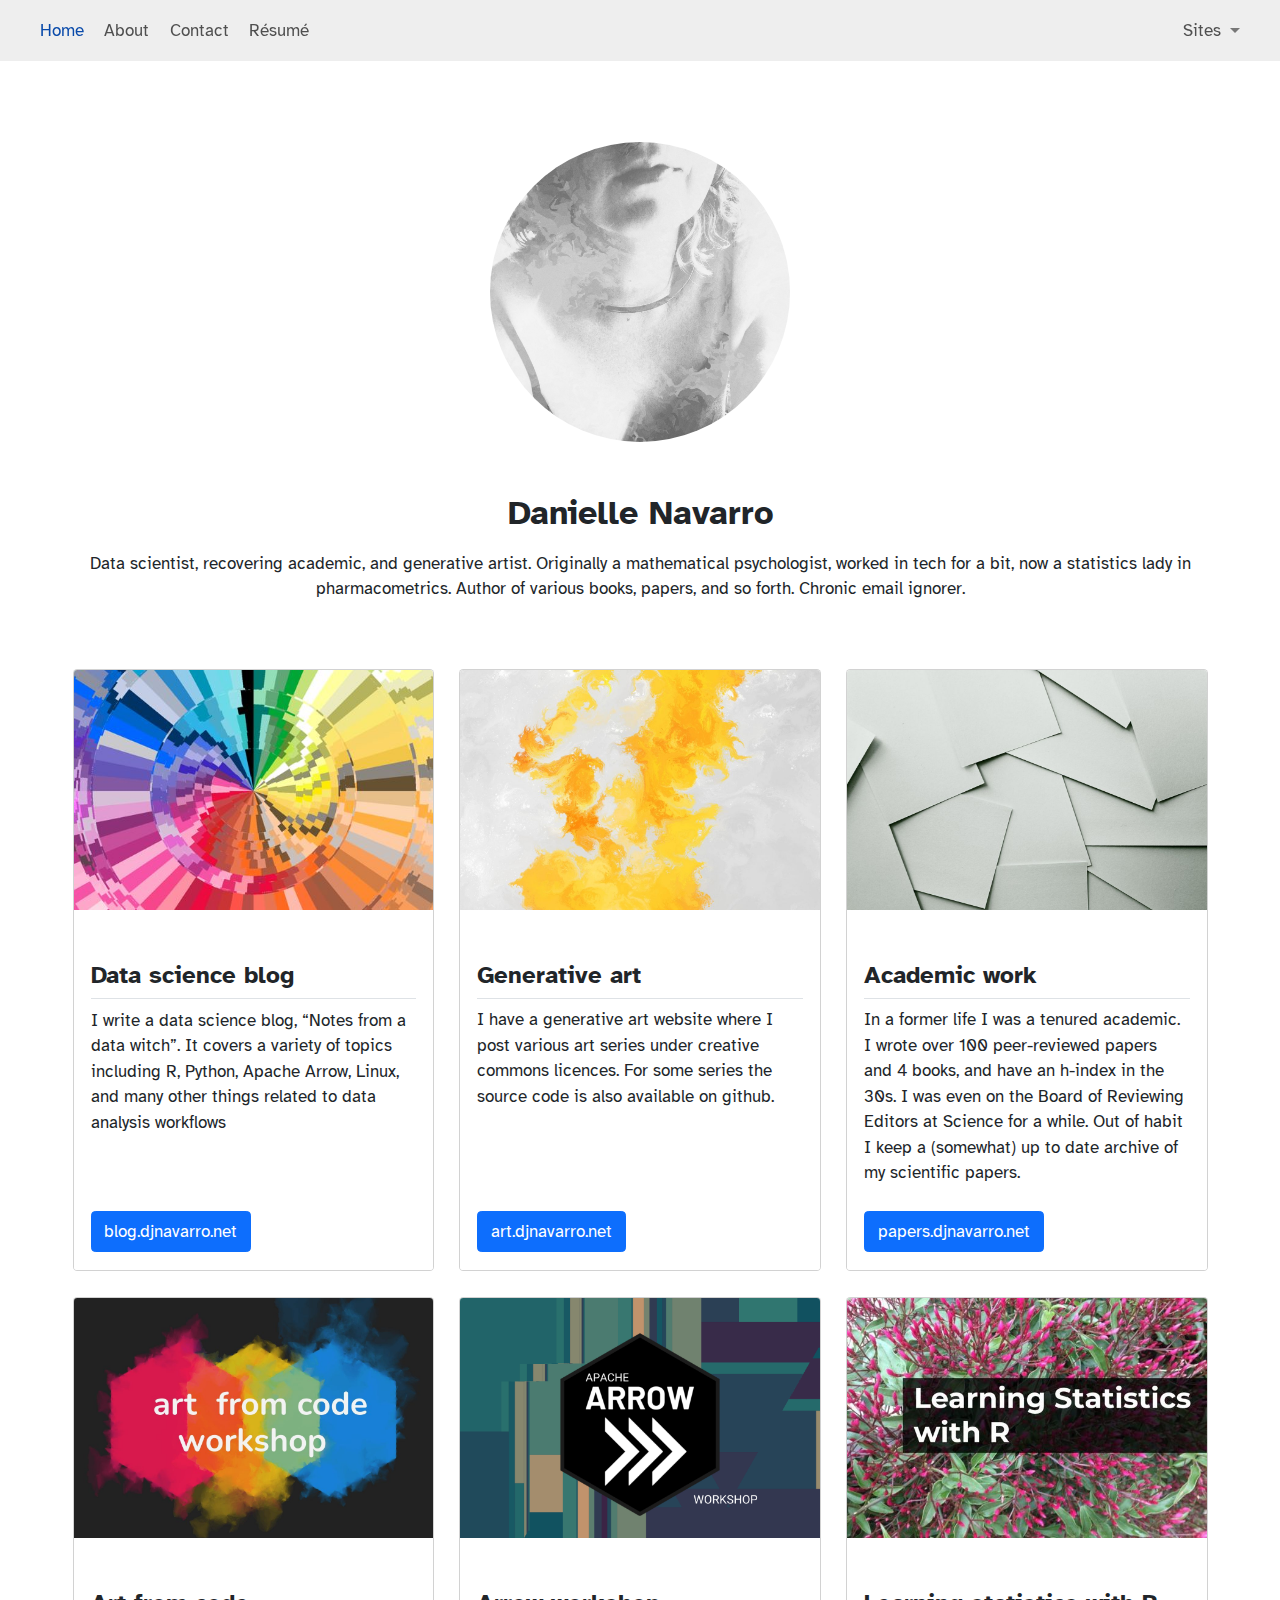
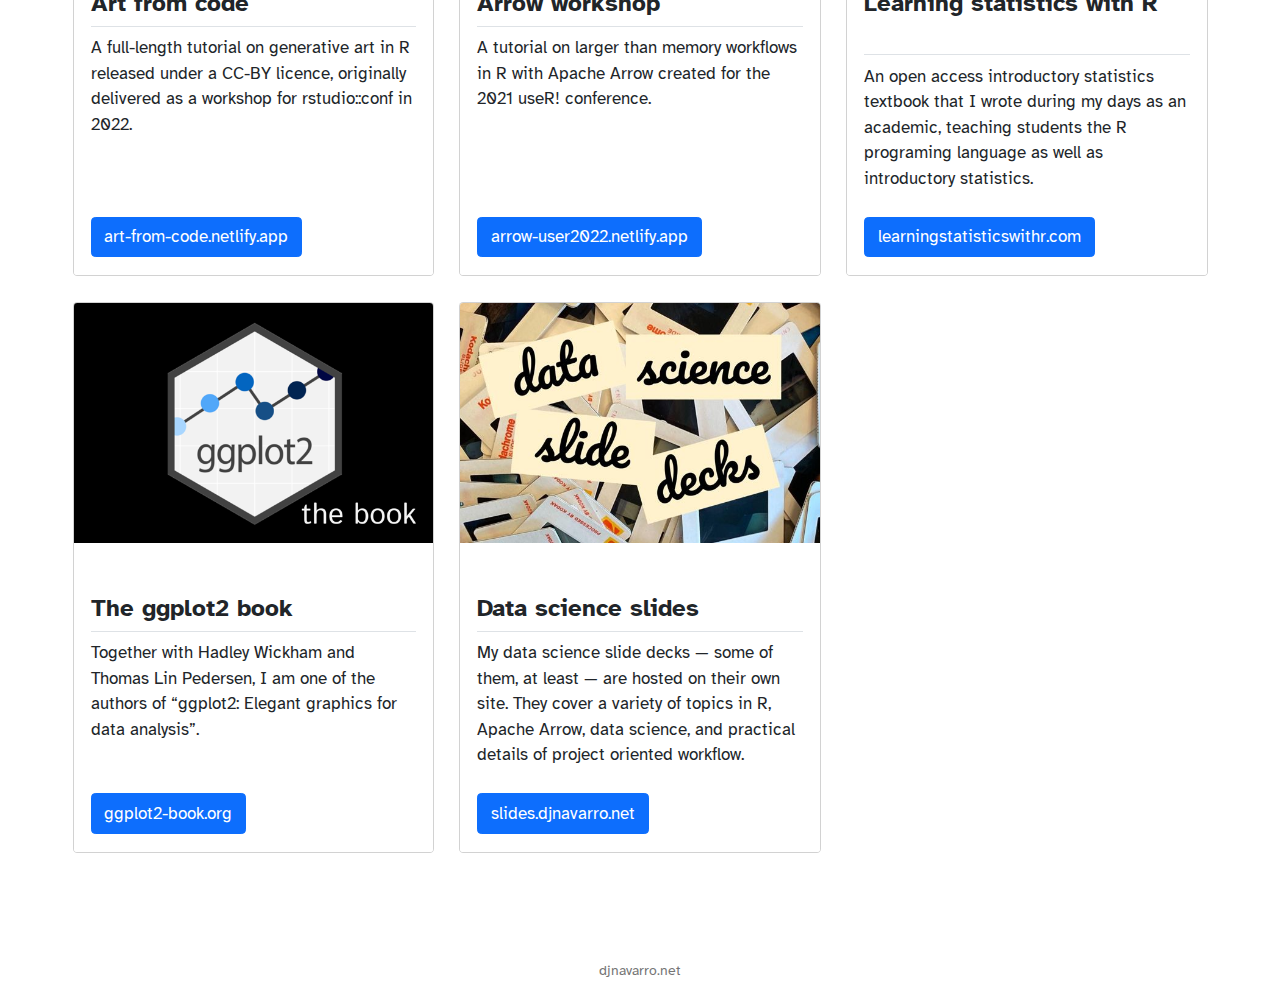
<file: docs/index.html>
<!DOCTYPE html>
<html xmlns="http://www.w3.org/1999/xhtml" lang="en" xml:lang="en"><head>

<meta charset="utf-8">
<meta name="generator" content="quarto-1.5.52">

<meta name="viewport" content="width=device-width, initial-scale=1.0, user-scalable=yes">


<title>Danielle Navarro</title>
<style>
code{white-space: pre-wrap;}
span.smallcaps{font-variant: small-caps;}
div.columns{display: flex; gap: min(4vw, 1.5em);}
div.column{flex: auto; overflow-x: auto;}
div.hanging-indent{margin-left: 1.5em; text-indent: -1.5em;}
ul.task-list{list-style: none;}
ul.task-list li input[type="checkbox"] {
  width: 0.8em;
  margin: 0 0.8em 0.2em -1em; /* quarto-specific, see https://github.com/quarto-dev/quarto-cli/issues/4556 */ 
  vertical-align: middle;
}
</style>


<script src="site_libs/quarto-nav/quarto-nav.js"></script>
<script src="site_libs/quarto-nav/headroom.min.js"></script>
<script src="site_libs/clipboard/clipboard.min.js"></script>
<script src="site_libs/quarto-html/quarto.js"></script>
<script src="site_libs/quarto-html/popper.min.js"></script>
<script src="site_libs/quarto-html/tippy.umd.min.js"></script>
<script src="site_libs/quarto-html/anchor.min.js"></script>
<link href="site_libs/quarto-html/tippy.css" rel="stylesheet">
<link href="site_libs/quarto-html/quarto-syntax-highlighting.css" rel="stylesheet" id="quarto-text-highlighting-styles">
<script src="site_libs/bootstrap/bootstrap.min.js"></script>
<link href="site_libs/bootstrap/bootstrap-icons.css" rel="stylesheet">
<link href="site_libs/bootstrap/bootstrap.min.css" rel="stylesheet" id="quarto-bootstrap" data-mode="light">
<script id="quarto-search-options" type="application/json">{
  "language": {
    "search-no-results-text": "No results",
    "search-matching-documents-text": "matching documents",
    "search-copy-link-title": "Copy link to search",
    "search-hide-matches-text": "Hide additional matches",
    "search-more-match-text": "more match in this document",
    "search-more-matches-text": "more matches in this document",
    "search-clear-button-title": "Clear",
    "search-text-placeholder": "",
    "search-detached-cancel-button-title": "Cancel",
    "search-submit-button-title": "Submit",
    "search-label": "Search"
  }
}</script>


<link rel="stylesheet" href="styles.css">
<meta property="og:title" content="Danielle Navarro">
<meta property="og:description" content="">
<meta property="og:site_name" content="Danielle Navarro">
<meta name="twitter:title" content="Danielle Navarro">
<meta name="twitter:description" content="">
<meta name="twitter:creator" content="@djnavarro">
<meta name="twitter:card" content="summary_large_image">
</head>

<body class="nav-fixed">

<div id="quarto-search-results"></div>
  <header id="quarto-header" class="headroom fixed-top">
    <nav class="navbar navbar-expand-lg " data-bs-theme="dark">
      <div class="navbar-container container-fluid">
          <button class="navbar-toggler" type="button" data-bs-toggle="collapse" data-bs-target="#navbarCollapse" aria-controls="navbarCollapse" role="menu" aria-expanded="false" aria-label="Toggle navigation" onclick="if (window.quartoToggleHeadroom) { window.quartoToggleHeadroom(); }">
  <span class="navbar-toggler-icon"></span>
</button>
          <div class="collapse navbar-collapse" id="navbarCollapse">
            <ul class="navbar-nav navbar-nav-scroll me-auto">
  <li class="nav-item">
    <a class="nav-link active" href="./index.html" aria-current="page"> 
<span class="menu-text">Home</span></a>
  </li>  
  <li class="nav-item">
    <a class="nav-link" href="./about/index.html"> 
<span class="menu-text">About</span></a>
  </li>  
  <li class="nav-item">
    <a class="nav-link" href="./contact/index.html"> 
<span class="menu-text">Contact</span></a>
  </li>  
  <li class="nav-item">
    <a class="nav-link" href="https://cv.djnavarro.net"> 
<span class="menu-text">Résumé</span></a>
  </li>  
</ul>
            <ul class="navbar-nav navbar-nav-scroll ms-auto">
  <li class="nav-item dropdown ">
    <a class="nav-link dropdown-toggle" href="#" id="nav-menu-sites" role="link" data-bs-toggle="dropdown" aria-expanded="false">
 <span class="menu-text">Sites</span>
    </a>
    <ul class="dropdown-menu dropdown-menu-end" aria-labelledby="nav-menu-sites">    
        <li>
    <a class="dropdown-item" href="https://djnavarro.net">
 <span class="dropdown-text">Homepage</span></a>
  </li>  
        <li>
    <a class="dropdown-item" href="https://blog.djnavarro.net">
 <span class="dropdown-text">Data science blog</span></a>
  </li>  
        <li>
    <a class="dropdown-item" href="https://art.djnavarro.net">
 <span class="dropdown-text">Generative art</span></a>
  </li>  
        <li>
    <a class="dropdown-item" href="https://papers.djnavarro.net">
 <span class="dropdown-text">Academic papers</span></a>
  </li>  
        <li>
    <a class="dropdown-item" href="https://djnavarro.net/sites">
 <span class="dropdown-text">More…</span></a>
  </li>  
    </ul>
  </li>
</ul>
          </div> <!-- /navcollapse -->
            <div class="quarto-navbar-tools">
</div>
      </div> <!-- /container-fluid -->
    </nav>
</header>
<!-- content -->
<div id="quarto-content" class="quarto-container page-columns page-rows-contents page-layout-full page-navbar">
<!-- sidebar -->
<!-- margin-sidebar -->
    
<!-- main -->
<main class="content column-page" id="quarto-document-content">




<div class="banner">
<div class="quarto-figure quarto-figure-center">
<figure class="figure">
<p><img src="image/danielle-4.jpg" class="circular img-fluid quarto-figure quarto-figure-center figure-img" alt="Greyscale profile photo of the author with generative art superimposed." width="300"></p>
</figure>
</div>
<section id="danielle-navarro" class="level1 centered">
<h1>Danielle Navarro</h1>
<p>Data scientist, recovering academic, and generative artist. Originally a mathematical psychologist, worked in tech for a bit, now a statistics lady in pharmacometrics. Author of various books, papers, and so forth. Chronic email ignorer.</p>
</section>
</div>
<div class="grid">
<div class="g-col-12 g-col-md-6 g-col-xl-4">
<div class="card h-100">
<a href="https://blog.djnavarro.net"><img src="image/blog-site-splash.jpg" alt="A pretty rainbow colour wheel that I created as part of a blog post." class="card-img-top"></a>
<div class="card-body">
<h2 class="card-title anchored">
Data science blog
</h2>
<p class="card-text">
I write a data science blog, “Notes from a data witch”. It covers a variety of topics including R, Python, Apache Arrow, Linux, and many other things related to data analysis workflows
</p>
</div>
<div class="card-footer">
<p><a href="https://blog.djnavarro.net" class="btn btn-primary">blog.djnavarro.net</a></p>
</div>
</div>
</div>
<div class="g-col-12 g-col-md-6 g-col-xl-4">
<div class="card h-100">
<a href="https://art.djnavarro.net"><img src="image/art-site-splash.jpg" alt="Generative art showing swirls of yellow against a grey background." class="card-img-top"></a>
<div class="card-body">
<h2 class="card-title anchored">
Generative art
</h2>
<p class="card-text">
I have a generative art website where I post various art series under creative commons licences. For some series the source code is also available on github.
</p>
</div>
<div class="card-footer">
<p><a href="https://art.djnavarro.net" class="btn btn-primary">art.djnavarro.net</a></p>
</div>
</div>
</div>
<div class="g-col-12 g-col-md-6 g-col-xl-4">
<div class="card h-100">
<a href="https://papers.djnavarro.net"><img src="image/papers-splash.jpg" alt="Many sheets of white paper laid out semi-randomly." class="card-img-top"></a>
<div class="card-body">
<h2 class="card-title anchored">
Academic work
</h2>
<p class="card-text">
In a former life I was a tenured academic. I wrote over 100 peer-reviewed papers and 4 books, and have an h-index in the 30s. I was even on the Board of Reviewing Editors at Science for a while. Out of habit I keep a (somewhat) up to date archive of my scientific papers.
</p>
</div>
<div class="card-footer">
<p><a href="https://papers.djnavarro.net" class="btn btn-primary">papers.djnavarro.net</a></p>
</div>
</div>
</div>
<div class="g-col-12 g-col-md-6 g-col-xl-4">
<div class="card h-100">
<a href="https://art-from-code.netlify.app"><img src="image/art-from-code.jpg" alt="Three hexagons in red, yellow, and blue against a grey background. Image text reads 'Art From Code'." class="card-img-top"></a>
<div class="card-body">
<h2 class="card-title anchored">
Art from code
</h2>
<p class="card-text">
A full-length tutorial on generative art in R released under a CC-BY licence, originally delivered as a workshop for rstudio::conf in 2022.
</p>
</div>
<div class="card-footer">
<p><a href="https://art-from-code.netlify.app" class="btn btn-primary">art-from-code.netlify.app</a></p>
</div>
</div>
</div>
<div class="g-col-12 g-col-md-6 g-col-xl-4">
<div class="card h-100">
<a href="https://arrow-user2022.netlify.app"><img src="image/arrow-workshop.png" alt="A black hexagon with the Apache Arrow logo, against a textured background in blueish shades." class="card-img-top"></a>
<div class="card-body">
<h2 class="card-title anchored">
Arrow workshop
</h2>
<p class="card-text">
A tutorial on larger than memory workflows in R with Apache Arrow created for the 2021 useR! conference.
</p>
</div>
<div class="card-footer">
<p><a href="https://arrow-user2022.netlify.app" class="btn btn-primary">arrow-user2022.netlify.app</a></p>
</div>
</div>
</div>
<div class="g-col-12 g-col-md-6 g-col-xl-4">
<div class="card h-100">
<a href="https://learningstatisticswithr.com"><img src="image/lsr-splash.jpg" alt="The title of the book, 'Learning Statistics with R', against a background of jasmine flowers" class="card-img-top"></a>
<div class="card-body">
<h2 class="card-title anchored">
Learning statistics with R
</h2>
<p class="card-text">
An open access introductory statistics textbook that I wrote during my days as an academic, teaching students the R programing language as well as introductory statistics.
</p>
</div>
<div class="card-footer">
<p><a href="https://learningstatisticswithr.com" class="btn btn-primary">learningstatisticswithr.com</a></p>
</div>
</div>
</div>
<div class="g-col-12 g-col-md-6 g-col-xl-4">
<div class="card h-100">
<a href="https://ggplot2-book.org"><img src="image/ggplot2-book-splash.png" alt="The ggplot2 logo, against a black background" class="card-img-top"></a>
<div class="card-body">
<h2 class="card-title anchored">
The ggplot2 book
</h2>
<p class="card-text">
Together with Hadley Wickham and Thomas Lin Pedersen, I am one of the authors of “ggplot2: Elegant graphics for data analysis”.
</p>
</div>
<div class="card-footer">
<p><a href="https://ggplot2-book.org" class="btn btn-primary">ggplot2-book.org</a></p>
</div>
</div>
</div>
<div class="g-col-12 g-col-md-6 g-col-xl-4">
<div class="card h-100">
<a href="https://slides.djnavarro.net"><img src="image/slides-splash.jpg" alt="Old-fashioned projector slides, with the title 'Data science slide decks'." class="card-img-top"></a>
<div class="card-body">
<h2 class="card-title anchored">
Data science slides
</h2>
<p class="card-text">
My data science slide decks — some of them, at least — are hosted on their own site. They cover a variety of topics in R, Apache Arrow, data science, and practical details of project oriented workflow.
</p>
</div>
<div class="card-footer">
<p><a href="https://slides.djnavarro.net" class="btn btn-primary">slides.djnavarro.net</a></p>
</div>
</div>
</div>
</div>
<!-- Mastodon verification -->
<p><a rel="me" style="display:none" href="https://fosstodon.org/@djnavarro">Hidden link used to verify my account on fosstodon.org</a> <a rel="me" style="display:none" href="https://genart.social/@djnavarro">Hidden link used to verify my account on genart.social</a> <a rel="me" style="display:none" href="https://hachyderm.io/@djnavarro">Hidden link used to verify my account on hachyderm.io</a></p>



</main> <!-- /main -->
<!-- plausible -->
<script async="" defer="" data-domain="djnavarro.net" src="https://plausible.io/js/plausible.js"></script>
<script id="quarto-html-after-body" type="application/javascript">
window.document.addEventListener("DOMContentLoaded", function (event) {
  const toggleBodyColorMode = (bsSheetEl) => {
    const mode = bsSheetEl.getAttribute("data-mode");
    const bodyEl = window.document.querySelector("body");
    if (mode === "dark") {
      bodyEl.classList.add("quarto-dark");
      bodyEl.classList.remove("quarto-light");
    } else {
      bodyEl.classList.add("quarto-light");
      bodyEl.classList.remove("quarto-dark");
    }
  }
  const toggleBodyColorPrimary = () => {
    const bsSheetEl = window.document.querySelector("link#quarto-bootstrap");
    if (bsSheetEl) {
      toggleBodyColorMode(bsSheetEl);
    }
  }
  toggleBodyColorPrimary();  
  const icon = "";
  const anchorJS = new window.AnchorJS();
  anchorJS.options = {
    placement: 'right',
    icon: icon
  };
  anchorJS.add('.anchored');
  const isCodeAnnotation = (el) => {
    for (const clz of el.classList) {
      if (clz.startsWith('code-annotation-')) {                     
        return true;
      }
    }
    return false;
  }
  const onCopySuccess = function(e) {
    // button target
    const button = e.trigger;
    // don't keep focus
    button.blur();
    // flash "checked"
    button.classList.add('code-copy-button-checked');
    var currentTitle = button.getAttribute("title");
    button.setAttribute("title", "Copied!");
    let tooltip;
    if (window.bootstrap) {
      button.setAttribute("data-bs-toggle", "tooltip");
      button.setAttribute("data-bs-placement", "left");
      button.setAttribute("data-bs-title", "Copied!");
      tooltip = new bootstrap.Tooltip(button, 
        { trigger: "manual", 
          customClass: "code-copy-button-tooltip",
          offset: [0, -8]});
      tooltip.show();    
    }
    setTimeout(function() {
      if (tooltip) {
        tooltip.hide();
        button.removeAttribute("data-bs-title");
        button.removeAttribute("data-bs-toggle");
        button.removeAttribute("data-bs-placement");
      }
      button.setAttribute("title", currentTitle);
      button.classList.remove('code-copy-button-checked');
    }, 1000);
    // clear code selection
    e.clearSelection();
  }
  const getTextToCopy = function(trigger) {
      const codeEl = trigger.previousElementSibling.cloneNode(true);
      for (const childEl of codeEl.children) {
        if (isCodeAnnotation(childEl)) {
          childEl.remove();
        }
      }
      return codeEl.innerText;
  }
  const clipboard = new window.ClipboardJS('.code-copy-button:not([data-in-quarto-modal])', {
    text: getTextToCopy
  });
  clipboard.on('success', onCopySuccess);
  if (window.document.getElementById('quarto-embedded-source-code-modal')) {
    // For code content inside modals, clipBoardJS needs to be initialized with a container option
    // TODO: Check when it could be a function (https://github.com/zenorocha/clipboard.js/issues/860)
    const clipboardModal = new window.ClipboardJS('.code-copy-button[data-in-quarto-modal]', {
      text: getTextToCopy,
      container: window.document.getElementById('quarto-embedded-source-code-modal')
    });
    clipboardModal.on('success', onCopySuccess);
  }
    var localhostRegex = new RegExp(/^(?:http|https):\/\/localhost\:?[0-9]*\//);
    var mailtoRegex = new RegExp(/^mailto:/);
      var filterRegex = new RegExp("https:\/\/djnavarro\.net");
    var isInternal = (href) => {
        return filterRegex.test(href) || localhostRegex.test(href) || mailtoRegex.test(href);
    }
    // Inspect non-navigation links and adorn them if external
 	var links = window.document.querySelectorAll('a[href]:not(.nav-link):not(.navbar-brand):not(.toc-action):not(.sidebar-link):not(.sidebar-item-toggle):not(.pagination-link):not(.no-external):not([aria-hidden]):not(.dropdown-item):not(.quarto-navigation-tool):not(.about-link)');
    for (var i=0; i<links.length; i++) {
      const link = links[i];
      if (!isInternal(link.href)) {
        // undo the damage that might have been done by quarto-nav.js in the case of
        // links that we want to consider external
        if (link.dataset.originalHref !== undefined) {
          link.href = link.dataset.originalHref;
        }
      }
    }
  function tippyHover(el, contentFn, onTriggerFn, onUntriggerFn) {
    const config = {
      allowHTML: true,
      maxWidth: 500,
      delay: 100,
      arrow: false,
      appendTo: function(el) {
          return el.parentElement;
      },
      interactive: true,
      interactiveBorder: 10,
      theme: 'quarto',
      placement: 'bottom-start',
    };
    if (contentFn) {
      config.content = contentFn;
    }
    if (onTriggerFn) {
      config.onTrigger = onTriggerFn;
    }
    if (onUntriggerFn) {
      config.onUntrigger = onUntriggerFn;
    }
    window.tippy(el, config); 
  }
  const noterefs = window.document.querySelectorAll('a[role="doc-noteref"]');
  for (var i=0; i<noterefs.length; i++) {
    const ref = noterefs[i];
    tippyHover(ref, function() {
      // use id or data attribute instead here
      let href = ref.getAttribute('data-footnote-href') || ref.getAttribute('href');
      try { href = new URL(href).hash; } catch {}
      const id = href.replace(/^#\/?/, "");
      const note = window.document.getElementById(id);
      if (note) {
        return note.innerHTML;
      } else {
        return "";
      }
    });
  }
  const xrefs = window.document.querySelectorAll('a.quarto-xref');
  const processXRef = (id, note) => {
    // Strip column container classes
    const stripColumnClz = (el) => {
      el.classList.remove("page-full", "page-columns");
      if (el.children) {
        for (const child of el.children) {
          stripColumnClz(child);
        }
      }
    }
    stripColumnClz(note)
    if (id === null || id.startsWith('sec-')) {
      // Special case sections, only their first couple elements
      const container = document.createElement("div");
      if (note.children && note.children.length > 2) {
        container.appendChild(note.children[0].cloneNode(true));
        for (let i = 1; i < note.children.length; i++) {
          const child = note.children[i];
          if (child.tagName === "P" && child.innerText === "") {
            continue;
          } else {
            container.appendChild(child.cloneNode(true));
            break;
          }
        }
        if (window.Quarto?.typesetMath) {
          window.Quarto.typesetMath(container);
        }
        return container.innerHTML
      } else {
        if (window.Quarto?.typesetMath) {
          window.Quarto.typesetMath(note);
        }
        return note.innerHTML;
      }
    } else {
      // Remove any anchor links if they are present
      const anchorLink = note.querySelector('a.anchorjs-link');
      if (anchorLink) {
        anchorLink.remove();
      }
      if (window.Quarto?.typesetMath) {
        window.Quarto.typesetMath(note);
      }
      // TODO in 1.5, we should make sure this works without a callout special case
      if (note.classList.contains("callout")) {
        return note.outerHTML;
      } else {
        return note.innerHTML;
      }
    }
  }
  for (var i=0; i<xrefs.length; i++) {
    const xref = xrefs[i];
    tippyHover(xref, undefined, function(instance) {
      instance.disable();
      let url = xref.getAttribute('href');
      let hash = undefined; 
      if (url.startsWith('#')) {
        hash = url;
      } else {
        try { hash = new URL(url).hash; } catch {}
      }
      if (hash) {
        const id = hash.replace(/^#\/?/, "");
        const note = window.document.getElementById(id);
        if (note !== null) {
          try {
            const html = processXRef(id, note.cloneNode(true));
            instance.setContent(html);
          } finally {
            instance.enable();
            instance.show();
          }
        } else {
          // See if we can fetch this
          fetch(url.split('#')[0])
          .then(res => res.text())
          .then(html => {
            const parser = new DOMParser();
            const htmlDoc = parser.parseFromString(html, "text/html");
            const note = htmlDoc.getElementById(id);
            if (note !== null) {
              const html = processXRef(id, note);
              instance.setContent(html);
            } 
          }).finally(() => {
            instance.enable();
            instance.show();
          });
        }
      } else {
        // See if we can fetch a full url (with no hash to target)
        // This is a special case and we should probably do some content thinning / targeting
        fetch(url)
        .then(res => res.text())
        .then(html => {
          const parser = new DOMParser();
          const htmlDoc = parser.parseFromString(html, "text/html");
          const note = htmlDoc.querySelector('main.content');
          if (note !== null) {
            // This should only happen for chapter cross references
            // (since there is no id in the URL)
            // remove the first header
            if (note.children.length > 0 && note.children[0].tagName === "HEADER") {
              note.children[0].remove();
            }
            const html = processXRef(null, note);
            instance.setContent(html);
          } 
        }).finally(() => {
          instance.enable();
          instance.show();
        });
      }
    }, function(instance) {
    });
  }
      let selectedAnnoteEl;
      const selectorForAnnotation = ( cell, annotation) => {
        let cellAttr = 'data-code-cell="' + cell + '"';
        let lineAttr = 'data-code-annotation="' +  annotation + '"';
        const selector = 'span[' + cellAttr + '][' + lineAttr + ']';
        return selector;
      }
      const selectCodeLines = (annoteEl) => {
        const doc = window.document;
        const targetCell = annoteEl.getAttribute("data-target-cell");
        const targetAnnotation = annoteEl.getAttribute("data-target-annotation");
        const annoteSpan = window.document.querySelector(selectorForAnnotation(targetCell, targetAnnotation));
        const lines = annoteSpan.getAttribute("data-code-lines").split(",");
        const lineIds = lines.map((line) => {
          return targetCell + "-" + line;
        })
        let top = null;
        let height = null;
        let parent = null;
        if (lineIds.length > 0) {
            //compute the position of the single el (top and bottom and make a div)
            const el = window.document.getElementById(lineIds[0]);
            top = el.offsetTop;
            height = el.offsetHeight;
            parent = el.parentElement.parentElement;
          if (lineIds.length > 1) {
            const lastEl = window.document.getElementById(lineIds[lineIds.length - 1]);
            const bottom = lastEl.offsetTop + lastEl.offsetHeight;
            height = bottom - top;
          }
          if (top !== null && height !== null && parent !== null) {
            // cook up a div (if necessary) and position it 
            let div = window.document.getElementById("code-annotation-line-highlight");
            if (div === null) {
              div = window.document.createElement("div");
              div.setAttribute("id", "code-annotation-line-highlight");
              div.style.position = 'absolute';
              parent.appendChild(div);
            }
            div.style.top = top - 2 + "px";
            div.style.height = height + 4 + "px";
            div.style.left = 0;
            let gutterDiv = window.document.getElementById("code-annotation-line-highlight-gutter");
            if (gutterDiv === null) {
              gutterDiv = window.document.createElement("div");
              gutterDiv.setAttribute("id", "code-annotation-line-highlight-gutter");
              gutterDiv.style.position = 'absolute';
              const codeCell = window.document.getElementById(targetCell);
              const gutter = codeCell.querySelector('.code-annotation-gutter');
              gutter.appendChild(gutterDiv);
            }
            gutterDiv.style.top = top - 2 + "px";
            gutterDiv.style.height = height + 4 + "px";
          }
          selectedAnnoteEl = annoteEl;
        }
      };
      const unselectCodeLines = () => {
        const elementsIds = ["code-annotation-line-highlight", "code-annotation-line-highlight-gutter"];
        elementsIds.forEach((elId) => {
          const div = window.document.getElementById(elId);
          if (div) {
            div.remove();
          }
        });
        selectedAnnoteEl = undefined;
      };
        // Handle positioning of the toggle
    window.addEventListener(
      "resize",
      throttle(() => {
        elRect = undefined;
        if (selectedAnnoteEl) {
          selectCodeLines(selectedAnnoteEl);
        }
      }, 10)
    );
    function throttle(fn, ms) {
    let throttle = false;
    let timer;
      return (...args) => {
        if(!throttle) { // first call gets through
            fn.apply(this, args);
            throttle = true;
        } else { // all the others get throttled
            if(timer) clearTimeout(timer); // cancel #2
            timer = setTimeout(() => {
              fn.apply(this, args);
              timer = throttle = false;
            }, ms);
        }
      };
    }
      // Attach click handler to the DT
      const annoteDls = window.document.querySelectorAll('dt[data-target-cell]');
      for (const annoteDlNode of annoteDls) {
        annoteDlNode.addEventListener('click', (event) => {
          const clickedEl = event.target;
          if (clickedEl !== selectedAnnoteEl) {
            unselectCodeLines();
            const activeEl = window.document.querySelector('dt[data-target-cell].code-annotation-active');
            if (activeEl) {
              activeEl.classList.remove('code-annotation-active');
            }
            selectCodeLines(clickedEl);
            clickedEl.classList.add('code-annotation-active');
          } else {
            // Unselect the line
            unselectCodeLines();
            clickedEl.classList.remove('code-annotation-active');
          }
        });
      }
  const findCites = (el) => {
    const parentEl = el.parentElement;
    if (parentEl) {
      const cites = parentEl.dataset.cites;
      if (cites) {
        return {
          el,
          cites: cites.split(' ')
        };
      } else {
        return findCites(el.parentElement)
      }
    } else {
      return undefined;
    }
  };
  var bibliorefs = window.document.querySelectorAll('a[role="doc-biblioref"]');
  for (var i=0; i<bibliorefs.length; i++) {
    const ref = bibliorefs[i];
    const citeInfo = findCites(ref);
    if (citeInfo) {
      tippyHover(citeInfo.el, function() {
        var popup = window.document.createElement('div');
        citeInfo.cites.forEach(function(cite) {
          var citeDiv = window.document.createElement('div');
          citeDiv.classList.add('hanging-indent');
          citeDiv.classList.add('csl-entry');
          var biblioDiv = window.document.getElementById('ref-' + cite);
          if (biblioDiv) {
            citeDiv.innerHTML = biblioDiv.innerHTML;
          }
          popup.appendChild(citeDiv);
        });
        return popup.innerHTML;
      });
    }
  }
});
</script>
</div> <!-- /content -->
<footer class="footer">
  <div class="nav-footer">
    <div class="nav-footer-left">
      &nbsp;
    </div>   
    <div class="nav-footer-center">
      <ul class="footer-items list-unstyled">
    <li class="nav-item">
    <a class="nav-link" href="https://djnavarro.net">
<p>djnavarro.net</p>
</a>
  </li>  
</ul>
    </div>
    <div class="nav-footer-right">
      &nbsp;
    </div>
  </div>
</footer>




</body></html>
</file>
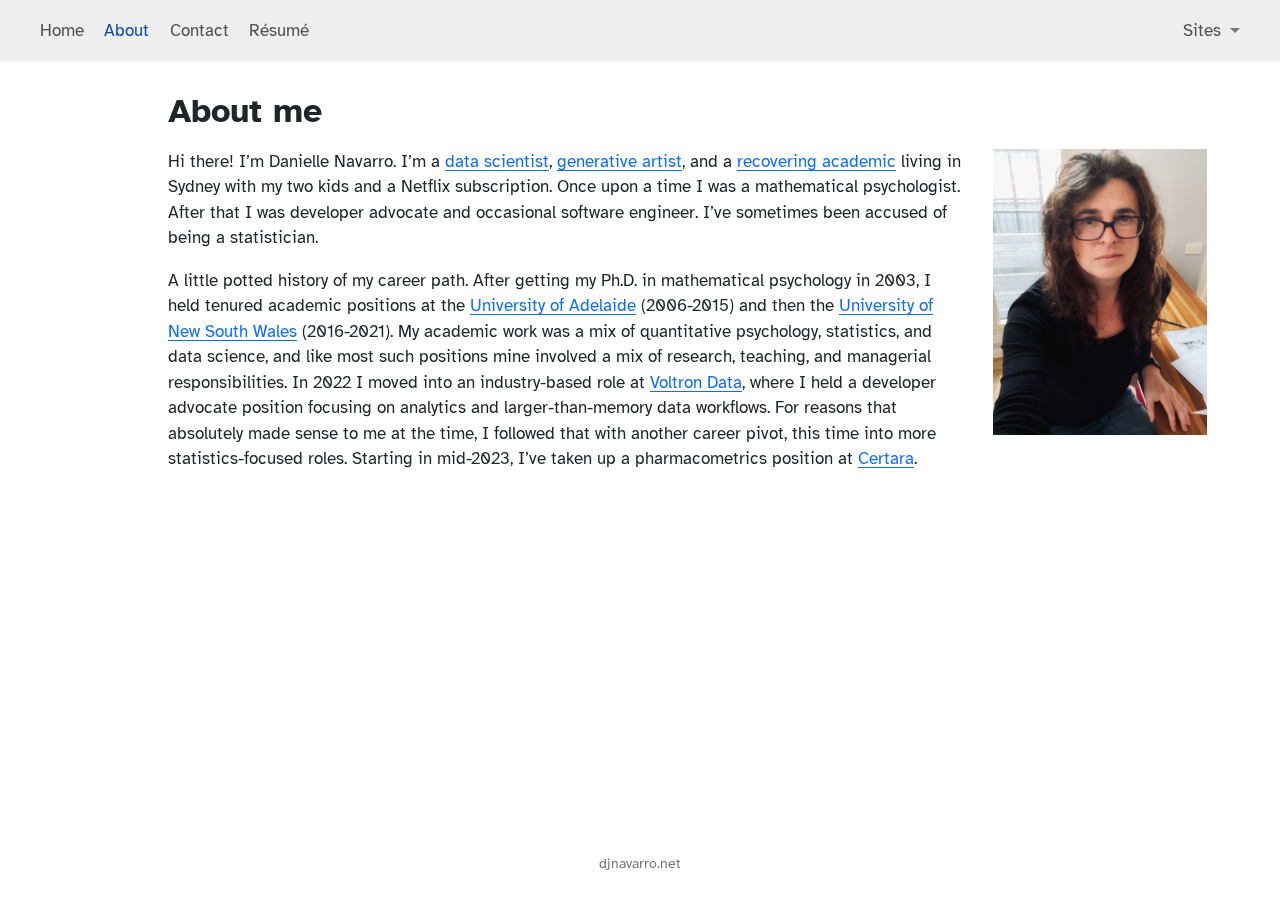
<file: docs/about/index.html>
<!DOCTYPE html>
<html xmlns="http://www.w3.org/1999/xhtml" lang="en" xml:lang="en"><head>

<meta charset="utf-8">
<meta name="generator" content="quarto-1.5.52">

<meta name="viewport" content="width=device-width, initial-scale=1.0, user-scalable=yes">


<title>About me – Danielle Navarro</title>
<style>
code{white-space: pre-wrap;}
span.smallcaps{font-variant: small-caps;}
div.columns{display: flex; gap: min(4vw, 1.5em);}
div.column{flex: auto; overflow-x: auto;}
div.hanging-indent{margin-left: 1.5em; text-indent: -1.5em;}
ul.task-list{list-style: none;}
ul.task-list li input[type="checkbox"] {
  width: 0.8em;
  margin: 0 0.8em 0.2em -1em; /* quarto-specific, see https://github.com/quarto-dev/quarto-cli/issues/4556 */ 
  vertical-align: middle;
}
</style>


<script src="../site_libs/quarto-nav/quarto-nav.js"></script>
<script src="../site_libs/quarto-nav/headroom.min.js"></script>
<script src="../site_libs/clipboard/clipboard.min.js"></script>
<script src="../site_libs/quarto-html/quarto.js"></script>
<script src="../site_libs/quarto-html/popper.min.js"></script>
<script src="../site_libs/quarto-html/tippy.umd.min.js"></script>
<script src="../site_libs/quarto-html/anchor.min.js"></script>
<link href="../site_libs/quarto-html/tippy.css" rel="stylesheet">
<link href="../site_libs/quarto-html/quarto-syntax-highlighting.css" rel="stylesheet" id="quarto-text-highlighting-styles">
<script src="../site_libs/bootstrap/bootstrap.min.js"></script>
<link href="../site_libs/bootstrap/bootstrap-icons.css" rel="stylesheet">
<link href="../site_libs/bootstrap/bootstrap.min.css" rel="stylesheet" id="quarto-bootstrap" data-mode="light">
<script id="quarto-search-options" type="application/json">{
  "language": {
    "search-no-results-text": "No results",
    "search-matching-documents-text": "matching documents",
    "search-copy-link-title": "Copy link to search",
    "search-hide-matches-text": "Hide additional matches",
    "search-more-match-text": "more match in this document",
    "search-more-matches-text": "more matches in this document",
    "search-clear-button-title": "Clear",
    "search-text-placeholder": "",
    "search-detached-cancel-button-title": "Cancel",
    "search-submit-button-title": "Submit",
    "search-label": "Search"
  }
}</script>


<link rel="stylesheet" href="../styles.css">
<meta property="og:title" content="About me – Danielle Navarro">
<meta property="og:description" content="">
<meta property="og:site_name" content="Danielle Navarro">
<meta name="twitter:title" content="About me – Danielle Navarro">
<meta name="twitter:description" content="">
<meta name="twitter:creator" content="@djnavarro">
<meta name="twitter:card" content="summary_large_image">
</head>

<body class="nav-fixed">

<div id="quarto-search-results"></div>
  <header id="quarto-header" class="headroom fixed-top">
    <nav class="navbar navbar-expand-lg " data-bs-theme="dark">
      <div class="navbar-container container-fluid">
          <button class="navbar-toggler" type="button" data-bs-toggle="collapse" data-bs-target="#navbarCollapse" aria-controls="navbarCollapse" role="menu" aria-expanded="false" aria-label="Toggle navigation" onclick="if (window.quartoToggleHeadroom) { window.quartoToggleHeadroom(); }">
  <span class="navbar-toggler-icon"></span>
</button>
          <div class="collapse navbar-collapse" id="navbarCollapse">
            <ul class="navbar-nav navbar-nav-scroll me-auto">
  <li class="nav-item">
    <a class="nav-link" href="../index.html"> 
<span class="menu-text">Home</span></a>
  </li>  
  <li class="nav-item">
    <a class="nav-link active" href="../about/index.html" aria-current="page"> 
<span class="menu-text">About</span></a>
  </li>  
  <li class="nav-item">
    <a class="nav-link" href="../contact/index.html"> 
<span class="menu-text">Contact</span></a>
  </li>  
  <li class="nav-item">
    <a class="nav-link" href="https://cv.djnavarro.net"> 
<span class="menu-text">Résumé</span></a>
  </li>  
</ul>
            <ul class="navbar-nav navbar-nav-scroll ms-auto">
  <li class="nav-item dropdown ">
    <a class="nav-link dropdown-toggle" href="#" id="nav-menu-sites" role="link" data-bs-toggle="dropdown" aria-expanded="false">
 <span class="menu-text">Sites</span>
    </a>
    <ul class="dropdown-menu dropdown-menu-end" aria-labelledby="nav-menu-sites">    
        <li>
    <a class="dropdown-item" href="https://djnavarro.net">
 <span class="dropdown-text">Homepage</span></a>
  </li>  
        <li>
    <a class="dropdown-item" href="https://blog.djnavarro.net">
 <span class="dropdown-text">Data science blog</span></a>
  </li>  
        <li>
    <a class="dropdown-item" href="https://art.djnavarro.net">
 <span class="dropdown-text">Generative art</span></a>
  </li>  
        <li>
    <a class="dropdown-item" href="https://papers.djnavarro.net">
 <span class="dropdown-text">Academic papers</span></a>
  </li>  
        <li>
    <a class="dropdown-item" href="https://djnavarro.net/sites">
 <span class="dropdown-text">More…</span></a>
  </li>  
    </ul>
  </li>
</ul>
          </div> <!-- /navcollapse -->
            <div class="quarto-navbar-tools">
</div>
      </div> <!-- /container-fluid -->
    </nav>
</header>
<!-- content -->
<div id="quarto-content" class="quarto-container page-columns page-rows-contents page-layout-article page-navbar">
<!-- sidebar -->
<!-- margin-sidebar -->
    <div id="quarto-margin-sidebar" class="sidebar margin-sidebar zindex-bottom">
        
    </div>
<!-- main -->
<main class="content page-columns page-full" id="quarto-document-content">

<header id="title-block-header" class="quarto-title-block default">
<div class="quarto-title">
<h1 class="title">About me</h1>
</div>



<div class="quarto-title-meta">

    
  
    
  </div>
  


</header>


<p>Hi there! I’m Danielle Navarro. I’m a <a href="https://blog.djnavarro.net">data scientist</a>, <a href="https://art.djnavarro.net">generative artist</a>, and a <a href="https://papers.djnavarro.net">recovering academic</a> living in Sydney with my two kids and a Netflix subscription. Once upon a time I was a mathematical psychologist. After that I was developer advocate and occasional software engineer. I’ve sometimes been accused of being a statistician.</p>

<div class="no-row-height column-margin column-container"><div class="">
<div class="quarto-figure quarto-figure-center">
<figure class="figure">
<p><img src="../image/danielle-2.jpg" class="img-fluid quarto-figure quarto-figure-center figure-img" alt="Profile photo of the author looking serious."></p>
</figure>
</div>
</div></div><p>A little potted history of my career path. After getting my Ph.D.&nbsp;in mathematical psychology in 2003, I held tenured academic positions at the <a href="https://www.adelaide.edu.au/">University of Adelaide</a> (2006-2015) and then the <a href="https://www.unsw.edu.au/">University of New South Wales</a> (2016-2021). My academic work was a mix of quantitative psychology, statistics, and data science, and like most such positions mine involved a mix of research, teaching, and managerial responsibilities. In 2022 I moved into an industry-based role at <a href="https://voltrondata.com/">Voltron Data</a>, where I held a developer advocate position focusing on analytics and larger-than-memory data workflows. For reasons that absolutely made sense to me at the time, I followed that with another career pivot, this time into more statistics-focused roles. Starting in mid-2023, I’ve taken up a pharmacometrics position at <a href="https://www.certara.com/">Certara</a>.</p>



</main> <!-- /main -->
<!-- plausible -->
<script async="" defer="" data-domain="djnavarro.net" src="https://plausible.io/js/plausible.js"></script>
<script id="quarto-html-after-body" type="application/javascript">
window.document.addEventListener("DOMContentLoaded", function (event) {
  const toggleBodyColorMode = (bsSheetEl) => {
    const mode = bsSheetEl.getAttribute("data-mode");
    const bodyEl = window.document.querySelector("body");
    if (mode === "dark") {
      bodyEl.classList.add("quarto-dark");
      bodyEl.classList.remove("quarto-light");
    } else {
      bodyEl.classList.add("quarto-light");
      bodyEl.classList.remove("quarto-dark");
    }
  }
  const toggleBodyColorPrimary = () => {
    const bsSheetEl = window.document.querySelector("link#quarto-bootstrap");
    if (bsSheetEl) {
      toggleBodyColorMode(bsSheetEl);
    }
  }
  toggleBodyColorPrimary();  
  const icon = "";
  const anchorJS = new window.AnchorJS();
  anchorJS.options = {
    placement: 'right',
    icon: icon
  };
  anchorJS.add('.anchored');
  const isCodeAnnotation = (el) => {
    for (const clz of el.classList) {
      if (clz.startsWith('code-annotation-')) {                     
        return true;
      }
    }
    return false;
  }
  const onCopySuccess = function(e) {
    // button target
    const button = e.trigger;
    // don't keep focus
    button.blur();
    // flash "checked"
    button.classList.add('code-copy-button-checked');
    var currentTitle = button.getAttribute("title");
    button.setAttribute("title", "Copied!");
    let tooltip;
    if (window.bootstrap) {
      button.setAttribute("data-bs-toggle", "tooltip");
      button.setAttribute("data-bs-placement", "left");
      button.setAttribute("data-bs-title", "Copied!");
      tooltip = new bootstrap.Tooltip(button, 
        { trigger: "manual", 
          customClass: "code-copy-button-tooltip",
          offset: [0, -8]});
      tooltip.show();    
    }
    setTimeout(function() {
      if (tooltip) {
        tooltip.hide();
        button.removeAttribute("data-bs-title");
        button.removeAttribute("data-bs-toggle");
        button.removeAttribute("data-bs-placement");
      }
      button.setAttribute("title", currentTitle);
      button.classList.remove('code-copy-button-checked');
    }, 1000);
    // clear code selection
    e.clearSelection();
  }
  const getTextToCopy = function(trigger) {
      const codeEl = trigger.previousElementSibling.cloneNode(true);
      for (const childEl of codeEl.children) {
        if (isCodeAnnotation(childEl)) {
          childEl.remove();
        }
      }
      return codeEl.innerText;
  }
  const clipboard = new window.ClipboardJS('.code-copy-button:not([data-in-quarto-modal])', {
    text: getTextToCopy
  });
  clipboard.on('success', onCopySuccess);
  if (window.document.getElementById('quarto-embedded-source-code-modal')) {
    // For code content inside modals, clipBoardJS needs to be initialized with a container option
    // TODO: Check when it could be a function (https://github.com/zenorocha/clipboard.js/issues/860)
    const clipboardModal = new window.ClipboardJS('.code-copy-button[data-in-quarto-modal]', {
      text: getTextToCopy,
      container: window.document.getElementById('quarto-embedded-source-code-modal')
    });
    clipboardModal.on('success', onCopySuccess);
  }
    var localhostRegex = new RegExp(/^(?:http|https):\/\/localhost\:?[0-9]*\//);
    var mailtoRegex = new RegExp(/^mailto:/);
      var filterRegex = new RegExp("https:\/\/djnavarro\.net");
    var isInternal = (href) => {
        return filterRegex.test(href) || localhostRegex.test(href) || mailtoRegex.test(href);
    }
    // Inspect non-navigation links and adorn them if external
 	var links = window.document.querySelectorAll('a[href]:not(.nav-link):not(.navbar-brand):not(.toc-action):not(.sidebar-link):not(.sidebar-item-toggle):not(.pagination-link):not(.no-external):not([aria-hidden]):not(.dropdown-item):not(.quarto-navigation-tool):not(.about-link)');
    for (var i=0; i<links.length; i++) {
      const link = links[i];
      if (!isInternal(link.href)) {
        // undo the damage that might have been done by quarto-nav.js in the case of
        // links that we want to consider external
        if (link.dataset.originalHref !== undefined) {
          link.href = link.dataset.originalHref;
        }
      }
    }
  function tippyHover(el, contentFn, onTriggerFn, onUntriggerFn) {
    const config = {
      allowHTML: true,
      maxWidth: 500,
      delay: 100,
      arrow: false,
      appendTo: function(el) {
          return el.parentElement;
      },
      interactive: true,
      interactiveBorder: 10,
      theme: 'quarto',
      placement: 'bottom-start',
    };
    if (contentFn) {
      config.content = contentFn;
    }
    if (onTriggerFn) {
      config.onTrigger = onTriggerFn;
    }
    if (onUntriggerFn) {
      config.onUntrigger = onUntriggerFn;
    }
    window.tippy(el, config); 
  }
  const noterefs = window.document.querySelectorAll('a[role="doc-noteref"]');
  for (var i=0; i<noterefs.length; i++) {
    const ref = noterefs[i];
    tippyHover(ref, function() {
      // use id or data attribute instead here
      let href = ref.getAttribute('data-footnote-href') || ref.getAttribute('href');
      try { href = new URL(href).hash; } catch {}
      const id = href.replace(/^#\/?/, "");
      const note = window.document.getElementById(id);
      if (note) {
        return note.innerHTML;
      } else {
        return "";
      }
    });
  }
  const xrefs = window.document.querySelectorAll('a.quarto-xref');
  const processXRef = (id, note) => {
    // Strip column container classes
    const stripColumnClz = (el) => {
      el.classList.remove("page-full", "page-columns");
      if (el.children) {
        for (const child of el.children) {
          stripColumnClz(child);
        }
      }
    }
    stripColumnClz(note)
    if (id === null || id.startsWith('sec-')) {
      // Special case sections, only their first couple elements
      const container = document.createElement("div");
      if (note.children && note.children.length > 2) {
        container.appendChild(note.children[0].cloneNode(true));
        for (let i = 1; i < note.children.length; i++) {
          const child = note.children[i];
          if (child.tagName === "P" && child.innerText === "") {
            continue;
          } else {
            container.appendChild(child.cloneNode(true));
            break;
          }
        }
        if (window.Quarto?.typesetMath) {
          window.Quarto.typesetMath(container);
        }
        return container.innerHTML
      } else {
        if (window.Quarto?.typesetMath) {
          window.Quarto.typesetMath(note);
        }
        return note.innerHTML;
      }
    } else {
      // Remove any anchor links if they are present
      const anchorLink = note.querySelector('a.anchorjs-link');
      if (anchorLink) {
        anchorLink.remove();
      }
      if (window.Quarto?.typesetMath) {
        window.Quarto.typesetMath(note);
      }
      // TODO in 1.5, we should make sure this works without a callout special case
      if (note.classList.contains("callout")) {
        return note.outerHTML;
      } else {
        return note.innerHTML;
      }
    }
  }
  for (var i=0; i<xrefs.length; i++) {
    const xref = xrefs[i];
    tippyHover(xref, undefined, function(instance) {
      instance.disable();
      let url = xref.getAttribute('href');
      let hash = undefined; 
      if (url.startsWith('#')) {
        hash = url;
      } else {
        try { hash = new URL(url).hash; } catch {}
      }
      if (hash) {
        const id = hash.replace(/^#\/?/, "");
        const note = window.document.getElementById(id);
        if (note !== null) {
          try {
            const html = processXRef(id, note.cloneNode(true));
            instance.setContent(html);
          } finally {
            instance.enable();
            instance.show();
          }
        } else {
          // See if we can fetch this
          fetch(url.split('#')[0])
          .then(res => res.text())
          .then(html => {
            const parser = new DOMParser();
            const htmlDoc = parser.parseFromString(html, "text/html");
            const note = htmlDoc.getElementById(id);
            if (note !== null) {
              const html = processXRef(id, note);
              instance.setContent(html);
            } 
          }).finally(() => {
            instance.enable();
            instance.show();
          });
        }
      } else {
        // See if we can fetch a full url (with no hash to target)
        // This is a special case and we should probably do some content thinning / targeting
        fetch(url)
        .then(res => res.text())
        .then(html => {
          const parser = new DOMParser();
          const htmlDoc = parser.parseFromString(html, "text/html");
          const note = htmlDoc.querySelector('main.content');
          if (note !== null) {
            // This should only happen for chapter cross references
            // (since there is no id in the URL)
            // remove the first header
            if (note.children.length > 0 && note.children[0].tagName === "HEADER") {
              note.children[0].remove();
            }
            const html = processXRef(null, note);
            instance.setContent(html);
          } 
        }).finally(() => {
          instance.enable();
          instance.show();
        });
      }
    }, function(instance) {
    });
  }
      let selectedAnnoteEl;
      const selectorForAnnotation = ( cell, annotation) => {
        let cellAttr = 'data-code-cell="' + cell + '"';
        let lineAttr = 'data-code-annotation="' +  annotation + '"';
        const selector = 'span[' + cellAttr + '][' + lineAttr + ']';
        return selector;
      }
      const selectCodeLines = (annoteEl) => {
        const doc = window.document;
        const targetCell = annoteEl.getAttribute("data-target-cell");
        const targetAnnotation = annoteEl.getAttribute("data-target-annotation");
        const annoteSpan = window.document.querySelector(selectorForAnnotation(targetCell, targetAnnotation));
        const lines = annoteSpan.getAttribute("data-code-lines").split(",");
        const lineIds = lines.map((line) => {
          return targetCell + "-" + line;
        })
        let top = null;
        let height = null;
        let parent = null;
        if (lineIds.length > 0) {
            //compute the position of the single el (top and bottom and make a div)
            const el = window.document.getElementById(lineIds[0]);
            top = el.offsetTop;
            height = el.offsetHeight;
            parent = el.parentElement.parentElement;
          if (lineIds.length > 1) {
            const lastEl = window.document.getElementById(lineIds[lineIds.length - 1]);
            const bottom = lastEl.offsetTop + lastEl.offsetHeight;
            height = bottom - top;
          }
          if (top !== null && height !== null && parent !== null) {
            // cook up a div (if necessary) and position it 
            let div = window.document.getElementById("code-annotation-line-highlight");
            if (div === null) {
              div = window.document.createElement("div");
              div.setAttribute("id", "code-annotation-line-highlight");
              div.style.position = 'absolute';
              parent.appendChild(div);
            }
            div.style.top = top - 2 + "px";
            div.style.height = height + 4 + "px";
            div.style.left = 0;
            let gutterDiv = window.document.getElementById("code-annotation-line-highlight-gutter");
            if (gutterDiv === null) {
              gutterDiv = window.document.createElement("div");
              gutterDiv.setAttribute("id", "code-annotation-line-highlight-gutter");
              gutterDiv.style.position = 'absolute';
              const codeCell = window.document.getElementById(targetCell);
              const gutter = codeCell.querySelector('.code-annotation-gutter');
              gutter.appendChild(gutterDiv);
            }
            gutterDiv.style.top = top - 2 + "px";
            gutterDiv.style.height = height + 4 + "px";
          }
          selectedAnnoteEl = annoteEl;
        }
      };
      const unselectCodeLines = () => {
        const elementsIds = ["code-annotation-line-highlight", "code-annotation-line-highlight-gutter"];
        elementsIds.forEach((elId) => {
          const div = window.document.getElementById(elId);
          if (div) {
            div.remove();
          }
        });
        selectedAnnoteEl = undefined;
      };
        // Handle positioning of the toggle
    window.addEventListener(
      "resize",
      throttle(() => {
        elRect = undefined;
        if (selectedAnnoteEl) {
          selectCodeLines(selectedAnnoteEl);
        }
      }, 10)
    );
    function throttle(fn, ms) {
    let throttle = false;
    let timer;
      return (...args) => {
        if(!throttle) { // first call gets through
            fn.apply(this, args);
            throttle = true;
        } else { // all the others get throttled
            if(timer) clearTimeout(timer); // cancel #2
            timer = setTimeout(() => {
              fn.apply(this, args);
              timer = throttle = false;
            }, ms);
        }
      };
    }
      // Attach click handler to the DT
      const annoteDls = window.document.querySelectorAll('dt[data-target-cell]');
      for (const annoteDlNode of annoteDls) {
        annoteDlNode.addEventListener('click', (event) => {
          const clickedEl = event.target;
          if (clickedEl !== selectedAnnoteEl) {
            unselectCodeLines();
            const activeEl = window.document.querySelector('dt[data-target-cell].code-annotation-active');
            if (activeEl) {
              activeEl.classList.remove('code-annotation-active');
            }
            selectCodeLines(clickedEl);
            clickedEl.classList.add('code-annotation-active');
          } else {
            // Unselect the line
            unselectCodeLines();
            clickedEl.classList.remove('code-annotation-active');
          }
        });
      }
  const findCites = (el) => {
    const parentEl = el.parentElement;
    if (parentEl) {
      const cites = parentEl.dataset.cites;
      if (cites) {
        return {
          el,
          cites: cites.split(' ')
        };
      } else {
        return findCites(el.parentElement)
      }
    } else {
      return undefined;
    }
  };
  var bibliorefs = window.document.querySelectorAll('a[role="doc-biblioref"]');
  for (var i=0; i<bibliorefs.length; i++) {
    const ref = bibliorefs[i];
    const citeInfo = findCites(ref);
    if (citeInfo) {
      tippyHover(citeInfo.el, function() {
        var popup = window.document.createElement('div');
        citeInfo.cites.forEach(function(cite) {
          var citeDiv = window.document.createElement('div');
          citeDiv.classList.add('hanging-indent');
          citeDiv.classList.add('csl-entry');
          var biblioDiv = window.document.getElementById('ref-' + cite);
          if (biblioDiv) {
            citeDiv.innerHTML = biblioDiv.innerHTML;
          }
          popup.appendChild(citeDiv);
        });
        return popup.innerHTML;
      });
    }
  }
});
</script>
</div> <!-- /content -->
<footer class="footer">
  <div class="nav-footer">
    <div class="nav-footer-left">
      &nbsp;
    </div>   
    <div class="nav-footer-center">
      <ul class="footer-items list-unstyled">
    <li class="nav-item">
    <a class="nav-link" href="https://djnavarro.net">
<p>djnavarro.net</p>
</a>
  </li>  
</ul>
    </div>
    <div class="nav-footer-right">
      &nbsp;
    </div>
  </div>
</footer>




</body></html>
</file>
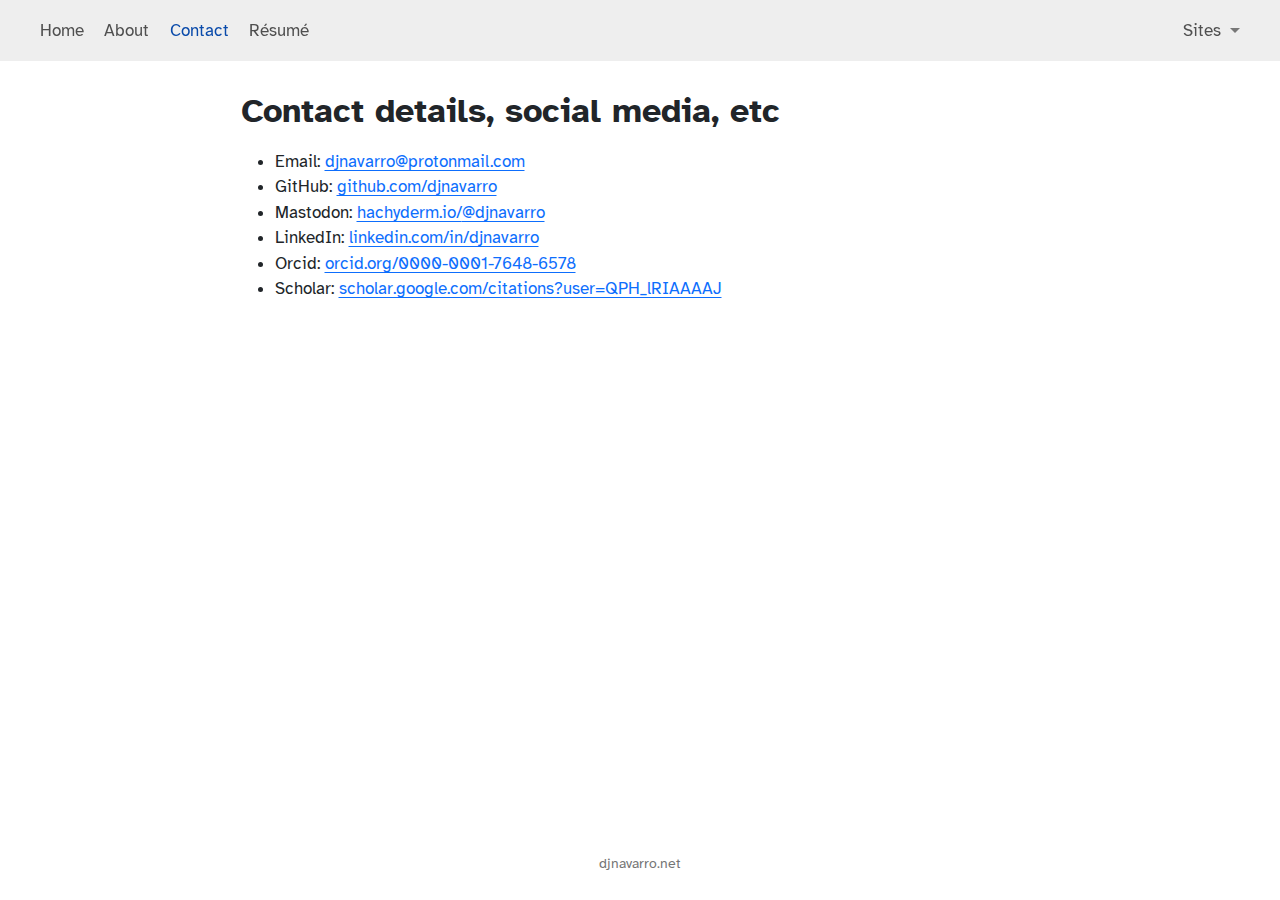
<file: docs/contact/index.html>
<!DOCTYPE html>
<html xmlns="http://www.w3.org/1999/xhtml" lang="en" xml:lang="en"><head>

<meta charset="utf-8">
<meta name="generator" content="quarto-1.5.52">

<meta name="viewport" content="width=device-width, initial-scale=1.0, user-scalable=yes">


<title>Contact details, social media, etc – Danielle Navarro</title>
<style>
code{white-space: pre-wrap;}
span.smallcaps{font-variant: small-caps;}
div.columns{display: flex; gap: min(4vw, 1.5em);}
div.column{flex: auto; overflow-x: auto;}
div.hanging-indent{margin-left: 1.5em; text-indent: -1.5em;}
ul.task-list{list-style: none;}
ul.task-list li input[type="checkbox"] {
  width: 0.8em;
  margin: 0 0.8em 0.2em -1em; /* quarto-specific, see https://github.com/quarto-dev/quarto-cli/issues/4556 */ 
  vertical-align: middle;
}
</style>


<script src="../site_libs/quarto-nav/quarto-nav.js"></script>
<script src="../site_libs/quarto-nav/headroom.min.js"></script>
<script src="../site_libs/clipboard/clipboard.min.js"></script>
<script src="../site_libs/quarto-html/quarto.js"></script>
<script src="../site_libs/quarto-html/popper.min.js"></script>
<script src="../site_libs/quarto-html/tippy.umd.min.js"></script>
<script src="../site_libs/quarto-html/anchor.min.js"></script>
<link href="../site_libs/quarto-html/tippy.css" rel="stylesheet">
<link href="../site_libs/quarto-html/quarto-syntax-highlighting.css" rel="stylesheet" id="quarto-text-highlighting-styles">
<script src="../site_libs/bootstrap/bootstrap.min.js"></script>
<link href="../site_libs/bootstrap/bootstrap-icons.css" rel="stylesheet">
<link href="../site_libs/bootstrap/bootstrap.min.css" rel="stylesheet" id="quarto-bootstrap" data-mode="light">
<script id="quarto-search-options" type="application/json">{
  "language": {
    "search-no-results-text": "No results",
    "search-matching-documents-text": "matching documents",
    "search-copy-link-title": "Copy link to search",
    "search-hide-matches-text": "Hide additional matches",
    "search-more-match-text": "more match in this document",
    "search-more-matches-text": "more matches in this document",
    "search-clear-button-title": "Clear",
    "search-text-placeholder": "",
    "search-detached-cancel-button-title": "Cancel",
    "search-submit-button-title": "Submit",
    "search-label": "Search"
  }
}</script>


<link rel="stylesheet" href="../styles.css">
<meta property="og:title" content="Contact details, social media, etc – Danielle Navarro">
<meta property="og:site_name" content="Danielle Navarro">
<meta name="twitter:title" content="Contact details, social media, etc – Danielle Navarro">
<meta name="twitter:creator" content="@djnavarro">
<meta name="twitter:card" content="summary_large_image">
</head>

<body class="nav-fixed fullcontent">

<div id="quarto-search-results"></div>
  <header id="quarto-header" class="headroom fixed-top">
    <nav class="navbar navbar-expand-lg " data-bs-theme="dark">
      <div class="navbar-container container-fluid">
          <button class="navbar-toggler" type="button" data-bs-toggle="collapse" data-bs-target="#navbarCollapse" aria-controls="navbarCollapse" role="menu" aria-expanded="false" aria-label="Toggle navigation" onclick="if (window.quartoToggleHeadroom) { window.quartoToggleHeadroom(); }">
  <span class="navbar-toggler-icon"></span>
</button>
          <div class="collapse navbar-collapse" id="navbarCollapse">
            <ul class="navbar-nav navbar-nav-scroll me-auto">
  <li class="nav-item">
    <a class="nav-link" href="../index.html"> 
<span class="menu-text">Home</span></a>
  </li>  
  <li class="nav-item">
    <a class="nav-link" href="../about/index.html"> 
<span class="menu-text">About</span></a>
  </li>  
  <li class="nav-item">
    <a class="nav-link active" href="../contact/index.html" aria-current="page"> 
<span class="menu-text">Contact</span></a>
  </li>  
  <li class="nav-item">
    <a class="nav-link" href="https://cv.djnavarro.net"> 
<span class="menu-text">Résumé</span></a>
  </li>  
</ul>
            <ul class="navbar-nav navbar-nav-scroll ms-auto">
  <li class="nav-item dropdown ">
    <a class="nav-link dropdown-toggle" href="#" id="nav-menu-sites" role="link" data-bs-toggle="dropdown" aria-expanded="false">
 <span class="menu-text">Sites</span>
    </a>
    <ul class="dropdown-menu dropdown-menu-end" aria-labelledby="nav-menu-sites">    
        <li>
    <a class="dropdown-item" href="https://djnavarro.net">
 <span class="dropdown-text">Homepage</span></a>
  </li>  
        <li>
    <a class="dropdown-item" href="https://blog.djnavarro.net">
 <span class="dropdown-text">Data science blog</span></a>
  </li>  
        <li>
    <a class="dropdown-item" href="https://art.djnavarro.net">
 <span class="dropdown-text">Generative art</span></a>
  </li>  
        <li>
    <a class="dropdown-item" href="https://papers.djnavarro.net">
 <span class="dropdown-text">Academic papers</span></a>
  </li>  
        <li>
    <a class="dropdown-item" href="https://djnavarro.net/sites">
 <span class="dropdown-text">More…</span></a>
  </li>  
    </ul>
  </li>
</ul>
          </div> <!-- /navcollapse -->
            <div class="quarto-navbar-tools">
</div>
      </div> <!-- /container-fluid -->
    </nav>
</header>
<!-- content -->
<div id="quarto-content" class="quarto-container page-columns page-rows-contents page-layout-article page-navbar">
<!-- sidebar -->
<!-- margin-sidebar -->
    
<!-- main -->
<main class="content" id="quarto-document-content">

<header id="title-block-header" class="quarto-title-block default">
<div class="quarto-title">
<h1 class="title">Contact details, social media, etc</h1>
</div>



<div class="quarto-title-meta">

    
  
    
  </div>
  


</header>


<ul>
<li>Email: <a href="mailto:djnavarro@protonmail.com">djnavarro@protonmail.com</a></li>
<li>GitHub: <a href="https://github.com/djnavarro">github.com/djnavarro</a></li>
<li>Mastodon: <a href="https://hachyderm.io/@djnavarro">hachyderm.io/<span class="citation" data-cites="djnavarro">@djnavarro</span></a></li>
<li>LinkedIn: <a href="https://www.linkedin.com/in/djnavarro">linkedin.com/in/djnavarro</a> <!-- 
- YouTube: [www.youtube.com/c/daniellenavarro77](https://www.youtube.com/c/daniellenavarro77)
- Twitter (defunct): [twitter.com/djnavarro](https://twitter.com/djnavarro)
--></li>
<li>Orcid: <a href="https://orcid.org/0000-0001-7648-6578">orcid.org/0000-0001-7648-6578</a></li>
<li>Scholar: <a href="https://scholar.google.com/citations?user=QPH_lRIAAAAJ">scholar.google.com/citations?user=QPH_lRIAAAAJ</a></li>
</ul>



</main> <!-- /main -->
<!-- plausible -->
<script async="" defer="" data-domain="djnavarro.net" src="https://plausible.io/js/plausible.js"></script>
<script id="quarto-html-after-body" type="application/javascript">
window.document.addEventListener("DOMContentLoaded", function (event) {
  const toggleBodyColorMode = (bsSheetEl) => {
    const mode = bsSheetEl.getAttribute("data-mode");
    const bodyEl = window.document.querySelector("body");
    if (mode === "dark") {
      bodyEl.classList.add("quarto-dark");
      bodyEl.classList.remove("quarto-light");
    } else {
      bodyEl.classList.add("quarto-light");
      bodyEl.classList.remove("quarto-dark");
    }
  }
  const toggleBodyColorPrimary = () => {
    const bsSheetEl = window.document.querySelector("link#quarto-bootstrap");
    if (bsSheetEl) {
      toggleBodyColorMode(bsSheetEl);
    }
  }
  toggleBodyColorPrimary();  
  const icon = "";
  const anchorJS = new window.AnchorJS();
  anchorJS.options = {
    placement: 'right',
    icon: icon
  };
  anchorJS.add('.anchored');
  const isCodeAnnotation = (el) => {
    for (const clz of el.classList) {
      if (clz.startsWith('code-annotation-')) {                     
        return true;
      }
    }
    return false;
  }
  const onCopySuccess = function(e) {
    // button target
    const button = e.trigger;
    // don't keep focus
    button.blur();
    // flash "checked"
    button.classList.add('code-copy-button-checked');
    var currentTitle = button.getAttribute("title");
    button.setAttribute("title", "Copied!");
    let tooltip;
    if (window.bootstrap) {
      button.setAttribute("data-bs-toggle", "tooltip");
      button.setAttribute("data-bs-placement", "left");
      button.setAttribute("data-bs-title", "Copied!");
      tooltip = new bootstrap.Tooltip(button, 
        { trigger: "manual", 
          customClass: "code-copy-button-tooltip",
          offset: [0, -8]});
      tooltip.show();    
    }
    setTimeout(function() {
      if (tooltip) {
        tooltip.hide();
        button.removeAttribute("data-bs-title");
        button.removeAttribute("data-bs-toggle");
        button.removeAttribute("data-bs-placement");
      }
      button.setAttribute("title", currentTitle);
      button.classList.remove('code-copy-button-checked');
    }, 1000);
    // clear code selection
    e.clearSelection();
  }
  const getTextToCopy = function(trigger) {
      const codeEl = trigger.previousElementSibling.cloneNode(true);
      for (const childEl of codeEl.children) {
        if (isCodeAnnotation(childEl)) {
          childEl.remove();
        }
      }
      return codeEl.innerText;
  }
  const clipboard = new window.ClipboardJS('.code-copy-button:not([data-in-quarto-modal])', {
    text: getTextToCopy
  });
  clipboard.on('success', onCopySuccess);
  if (window.document.getElementById('quarto-embedded-source-code-modal')) {
    // For code content inside modals, clipBoardJS needs to be initialized with a container option
    // TODO: Check when it could be a function (https://github.com/zenorocha/clipboard.js/issues/860)
    const clipboardModal = new window.ClipboardJS('.code-copy-button[data-in-quarto-modal]', {
      text: getTextToCopy,
      container: window.document.getElementById('quarto-embedded-source-code-modal')
    });
    clipboardModal.on('success', onCopySuccess);
  }
    var localhostRegex = new RegExp(/^(?:http|https):\/\/localhost\:?[0-9]*\//);
    var mailtoRegex = new RegExp(/^mailto:/);
      var filterRegex = new RegExp("https:\/\/djnavarro\.net");
    var isInternal = (href) => {
        return filterRegex.test(href) || localhostRegex.test(href) || mailtoRegex.test(href);
    }
    // Inspect non-navigation links and adorn them if external
 	var links = window.document.querySelectorAll('a[href]:not(.nav-link):not(.navbar-brand):not(.toc-action):not(.sidebar-link):not(.sidebar-item-toggle):not(.pagination-link):not(.no-external):not([aria-hidden]):not(.dropdown-item):not(.quarto-navigation-tool):not(.about-link)');
    for (var i=0; i<links.length; i++) {
      const link = links[i];
      if (!isInternal(link.href)) {
        // undo the damage that might have been done by quarto-nav.js in the case of
        // links that we want to consider external
        if (link.dataset.originalHref !== undefined) {
          link.href = link.dataset.originalHref;
        }
      }
    }
  function tippyHover(el, contentFn, onTriggerFn, onUntriggerFn) {
    const config = {
      allowHTML: true,
      maxWidth: 500,
      delay: 100,
      arrow: false,
      appendTo: function(el) {
          return el.parentElement;
      },
      interactive: true,
      interactiveBorder: 10,
      theme: 'quarto',
      placement: 'bottom-start',
    };
    if (contentFn) {
      config.content = contentFn;
    }
    if (onTriggerFn) {
      config.onTrigger = onTriggerFn;
    }
    if (onUntriggerFn) {
      config.onUntrigger = onUntriggerFn;
    }
    window.tippy(el, config); 
  }
  const noterefs = window.document.querySelectorAll('a[role="doc-noteref"]');
  for (var i=0; i<noterefs.length; i++) {
    const ref = noterefs[i];
    tippyHover(ref, function() {
      // use id or data attribute instead here
      let href = ref.getAttribute('data-footnote-href') || ref.getAttribute('href');
      try { href = new URL(href).hash; } catch {}
      const id = href.replace(/^#\/?/, "");
      const note = window.document.getElementById(id);
      if (note) {
        return note.innerHTML;
      } else {
        return "";
      }
    });
  }
  const xrefs = window.document.querySelectorAll('a.quarto-xref');
  const processXRef = (id, note) => {
    // Strip column container classes
    const stripColumnClz = (el) => {
      el.classList.remove("page-full", "page-columns");
      if (el.children) {
        for (const child of el.children) {
          stripColumnClz(child);
        }
      }
    }
    stripColumnClz(note)
    if (id === null || id.startsWith('sec-')) {
      // Special case sections, only their first couple elements
      const container = document.createElement("div");
      if (note.children && note.children.length > 2) {
        container.appendChild(note.children[0].cloneNode(true));
        for (let i = 1; i < note.children.length; i++) {
          const child = note.children[i];
          if (child.tagName === "P" && child.innerText === "") {
            continue;
          } else {
            container.appendChild(child.cloneNode(true));
            break;
          }
        }
        if (window.Quarto?.typesetMath) {
          window.Quarto.typesetMath(container);
        }
        return container.innerHTML
      } else {
        if (window.Quarto?.typesetMath) {
          window.Quarto.typesetMath(note);
        }
        return note.innerHTML;
      }
    } else {
      // Remove any anchor links if they are present
      const anchorLink = note.querySelector('a.anchorjs-link');
      if (anchorLink) {
        anchorLink.remove();
      }
      if (window.Quarto?.typesetMath) {
        window.Quarto.typesetMath(note);
      }
      // TODO in 1.5, we should make sure this works without a callout special case
      if (note.classList.contains("callout")) {
        return note.outerHTML;
      } else {
        return note.innerHTML;
      }
    }
  }
  for (var i=0; i<xrefs.length; i++) {
    const xref = xrefs[i];
    tippyHover(xref, undefined, function(instance) {
      instance.disable();
      let url = xref.getAttribute('href');
      let hash = undefined; 
      if (url.startsWith('#')) {
        hash = url;
      } else {
        try { hash = new URL(url).hash; } catch {}
      }
      if (hash) {
        const id = hash.replace(/^#\/?/, "");
        const note = window.document.getElementById(id);
        if (note !== null) {
          try {
            const html = processXRef(id, note.cloneNode(true));
            instance.setContent(html);
          } finally {
            instance.enable();
            instance.show();
          }
        } else {
          // See if we can fetch this
          fetch(url.split('#')[0])
          .then(res => res.text())
          .then(html => {
            const parser = new DOMParser();
            const htmlDoc = parser.parseFromString(html, "text/html");
            const note = htmlDoc.getElementById(id);
            if (note !== null) {
              const html = processXRef(id, note);
              instance.setContent(html);
            } 
          }).finally(() => {
            instance.enable();
            instance.show();
          });
        }
      } else {
        // See if we can fetch a full url (with no hash to target)
        // This is a special case and we should probably do some content thinning / targeting
        fetch(url)
        .then(res => res.text())
        .then(html => {
          const parser = new DOMParser();
          const htmlDoc = parser.parseFromString(html, "text/html");
          const note = htmlDoc.querySelector('main.content');
          if (note !== null) {
            // This should only happen for chapter cross references
            // (since there is no id in the URL)
            // remove the first header
            if (note.children.length > 0 && note.children[0].tagName === "HEADER") {
              note.children[0].remove();
            }
            const html = processXRef(null, note);
            instance.setContent(html);
          } 
        }).finally(() => {
          instance.enable();
          instance.show();
        });
      }
    }, function(instance) {
    });
  }
      let selectedAnnoteEl;
      const selectorForAnnotation = ( cell, annotation) => {
        let cellAttr = 'data-code-cell="' + cell + '"';
        let lineAttr = 'data-code-annotation="' +  annotation + '"';
        const selector = 'span[' + cellAttr + '][' + lineAttr + ']';
        return selector;
      }
      const selectCodeLines = (annoteEl) => {
        const doc = window.document;
        const targetCell = annoteEl.getAttribute("data-target-cell");
        const targetAnnotation = annoteEl.getAttribute("data-target-annotation");
        const annoteSpan = window.document.querySelector(selectorForAnnotation(targetCell, targetAnnotation));
        const lines = annoteSpan.getAttribute("data-code-lines").split(",");
        const lineIds = lines.map((line) => {
          return targetCell + "-" + line;
        })
        let top = null;
        let height = null;
        let parent = null;
        if (lineIds.length > 0) {
            //compute the position of the single el (top and bottom and make a div)
            const el = window.document.getElementById(lineIds[0]);
            top = el.offsetTop;
            height = el.offsetHeight;
            parent = el.parentElement.parentElement;
          if (lineIds.length > 1) {
            const lastEl = window.document.getElementById(lineIds[lineIds.length - 1]);
            const bottom = lastEl.offsetTop + lastEl.offsetHeight;
            height = bottom - top;
          }
          if (top !== null && height !== null && parent !== null) {
            // cook up a div (if necessary) and position it 
            let div = window.document.getElementById("code-annotation-line-highlight");
            if (div === null) {
              div = window.document.createElement("div");
              div.setAttribute("id", "code-annotation-line-highlight");
              div.style.position = 'absolute';
              parent.appendChild(div);
            }
            div.style.top = top - 2 + "px";
            div.style.height = height + 4 + "px";
            div.style.left = 0;
            let gutterDiv = window.document.getElementById("code-annotation-line-highlight-gutter");
            if (gutterDiv === null) {
              gutterDiv = window.document.createElement("div");
              gutterDiv.setAttribute("id", "code-annotation-line-highlight-gutter");
              gutterDiv.style.position = 'absolute';
              const codeCell = window.document.getElementById(targetCell);
              const gutter = codeCell.querySelector('.code-annotation-gutter');
              gutter.appendChild(gutterDiv);
            }
            gutterDiv.style.top = top - 2 + "px";
            gutterDiv.style.height = height + 4 + "px";
          }
          selectedAnnoteEl = annoteEl;
        }
      };
      const unselectCodeLines = () => {
        const elementsIds = ["code-annotation-line-highlight", "code-annotation-line-highlight-gutter"];
        elementsIds.forEach((elId) => {
          const div = window.document.getElementById(elId);
          if (div) {
            div.remove();
          }
        });
        selectedAnnoteEl = undefined;
      };
        // Handle positioning of the toggle
    window.addEventListener(
      "resize",
      throttle(() => {
        elRect = undefined;
        if (selectedAnnoteEl) {
          selectCodeLines(selectedAnnoteEl);
        }
      }, 10)
    );
    function throttle(fn, ms) {
    let throttle = false;
    let timer;
      return (...args) => {
        if(!throttle) { // first call gets through
            fn.apply(this, args);
            throttle = true;
        } else { // all the others get throttled
            if(timer) clearTimeout(timer); // cancel #2
            timer = setTimeout(() => {
              fn.apply(this, args);
              timer = throttle = false;
            }, ms);
        }
      };
    }
      // Attach click handler to the DT
      const annoteDls = window.document.querySelectorAll('dt[data-target-cell]');
      for (const annoteDlNode of annoteDls) {
        annoteDlNode.addEventListener('click', (event) => {
          const clickedEl = event.target;
          if (clickedEl !== selectedAnnoteEl) {
            unselectCodeLines();
            const activeEl = window.document.querySelector('dt[data-target-cell].code-annotation-active');
            if (activeEl) {
              activeEl.classList.remove('code-annotation-active');
            }
            selectCodeLines(clickedEl);
            clickedEl.classList.add('code-annotation-active');
          } else {
            // Unselect the line
            unselectCodeLines();
            clickedEl.classList.remove('code-annotation-active');
          }
        });
      }
  const findCites = (el) => {
    const parentEl = el.parentElement;
    if (parentEl) {
      const cites = parentEl.dataset.cites;
      if (cites) {
        return {
          el,
          cites: cites.split(' ')
        };
      } else {
        return findCites(el.parentElement)
      }
    } else {
      return undefined;
    }
  };
  var bibliorefs = window.document.querySelectorAll('a[role="doc-biblioref"]');
  for (var i=0; i<bibliorefs.length; i++) {
    const ref = bibliorefs[i];
    const citeInfo = findCites(ref);
    if (citeInfo) {
      tippyHover(citeInfo.el, function() {
        var popup = window.document.createElement('div');
        citeInfo.cites.forEach(function(cite) {
          var citeDiv = window.document.createElement('div');
          citeDiv.classList.add('hanging-indent');
          citeDiv.classList.add('csl-entry');
          var biblioDiv = window.document.getElementById('ref-' + cite);
          if (biblioDiv) {
            citeDiv.innerHTML = biblioDiv.innerHTML;
          }
          popup.appendChild(citeDiv);
        });
        return popup.innerHTML;
      });
    }
  }
});
</script>
</div> <!-- /content -->
<footer class="footer">
  <div class="nav-footer">
    <div class="nav-footer-left">
      &nbsp;
    </div>   
    <div class="nav-footer-center">
      <ul class="footer-items list-unstyled">
    <li class="nav-item">
    <a class="nav-link" href="https://djnavarro.net">
<p>djnavarro.net</p>
</a>
  </li>  
</ul>
    </div>
    <div class="nav-footer-right">
      &nbsp;
    </div>
  </div>
</footer>




</body></html>
</file>
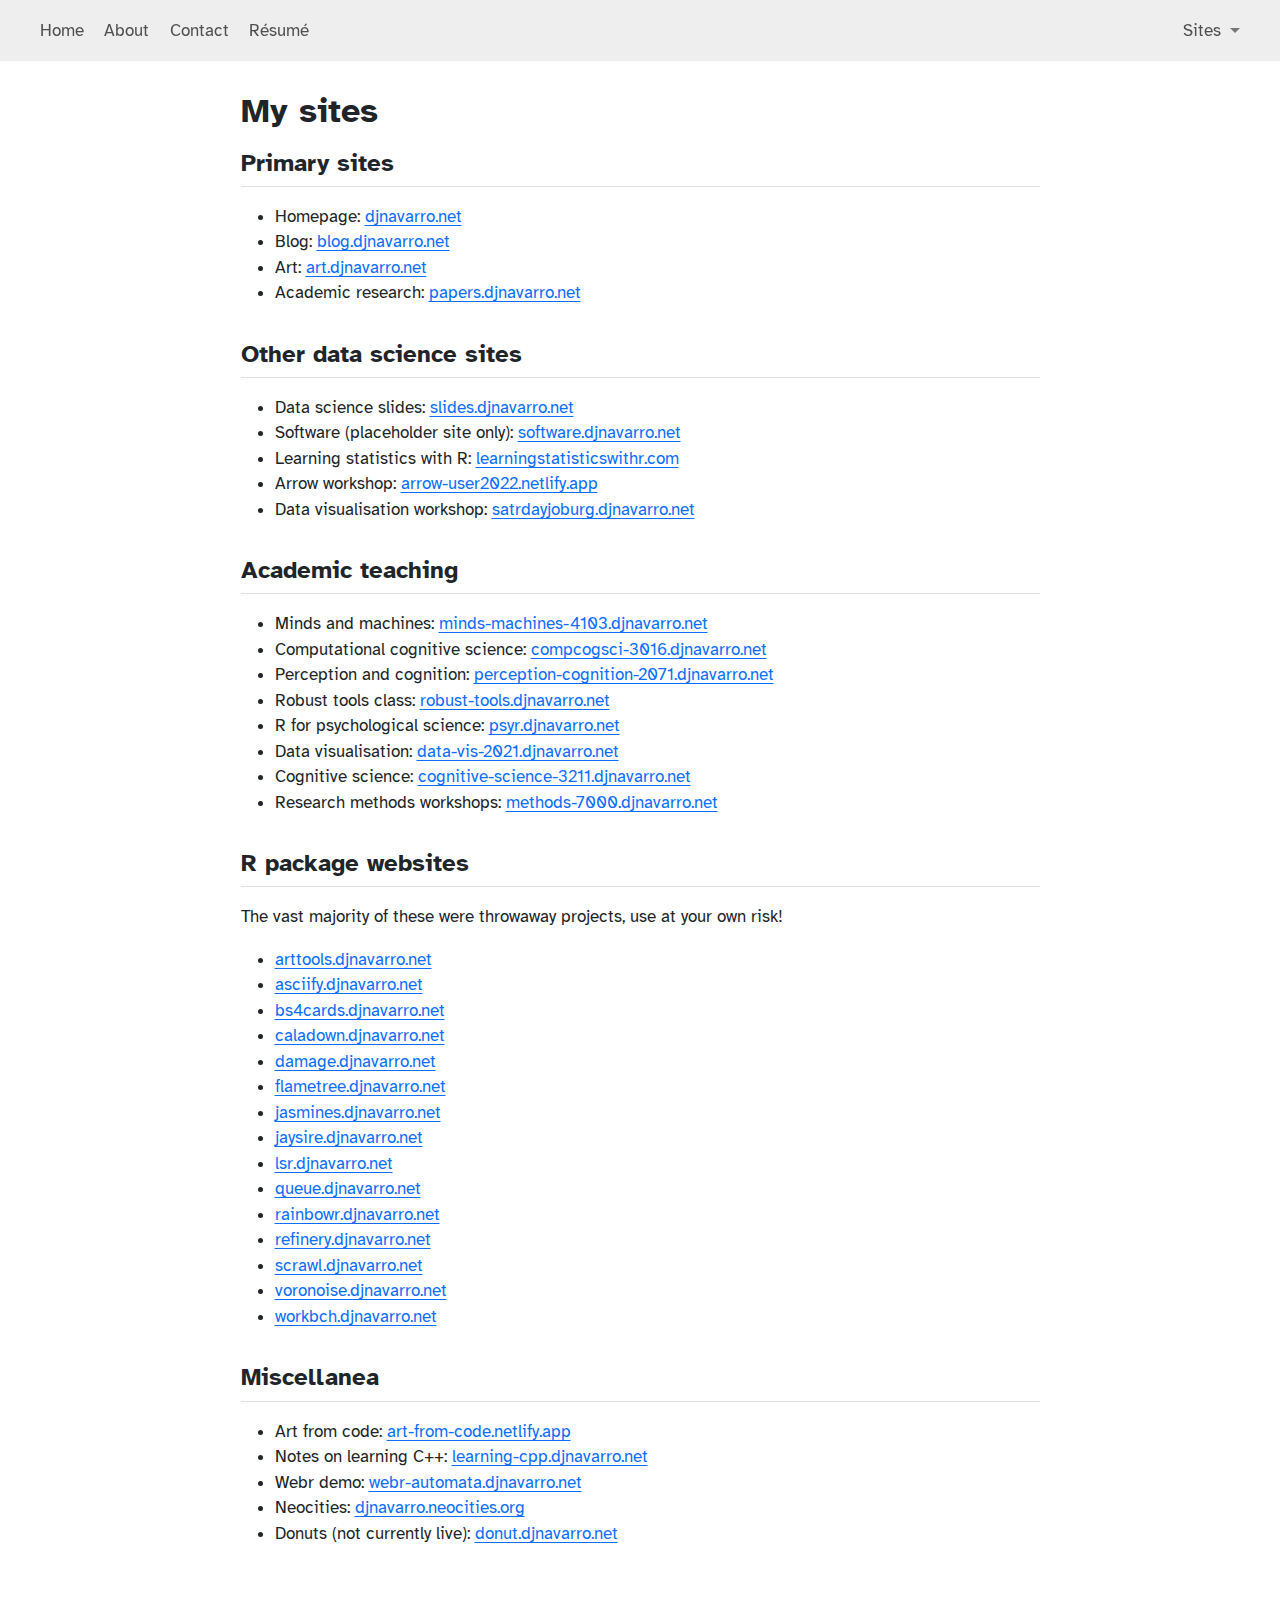
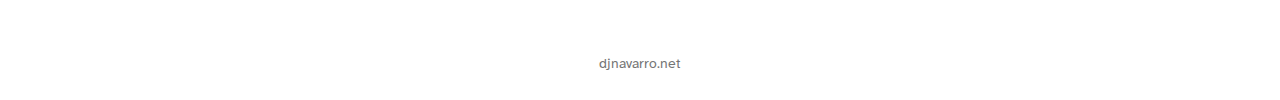
<file: docs/sites/index.html>
<!DOCTYPE html>
<html xmlns="http://www.w3.org/1999/xhtml" lang="en" xml:lang="en"><head>

<meta charset="utf-8">
<meta name="generator" content="quarto-1.5.52">

<meta name="viewport" content="width=device-width, initial-scale=1.0, user-scalable=yes">


<title>My sites – Danielle Navarro</title>
<style>
code{white-space: pre-wrap;}
span.smallcaps{font-variant: small-caps;}
div.columns{display: flex; gap: min(4vw, 1.5em);}
div.column{flex: auto; overflow-x: auto;}
div.hanging-indent{margin-left: 1.5em; text-indent: -1.5em;}
ul.task-list{list-style: none;}
ul.task-list li input[type="checkbox"] {
  width: 0.8em;
  margin: 0 0.8em 0.2em -1em; /* quarto-specific, see https://github.com/quarto-dev/quarto-cli/issues/4556 */ 
  vertical-align: middle;
}
</style>


<script src="../site_libs/quarto-nav/quarto-nav.js"></script>
<script src="../site_libs/quarto-nav/headroom.min.js"></script>
<script src="../site_libs/clipboard/clipboard.min.js"></script>
<script src="../site_libs/quarto-html/quarto.js"></script>
<script src="../site_libs/quarto-html/popper.min.js"></script>
<script src="../site_libs/quarto-html/tippy.umd.min.js"></script>
<script src="../site_libs/quarto-html/anchor.min.js"></script>
<link href="../site_libs/quarto-html/tippy.css" rel="stylesheet">
<link href="../site_libs/quarto-html/quarto-syntax-highlighting.css" rel="stylesheet" id="quarto-text-highlighting-styles">
<script src="../site_libs/bootstrap/bootstrap.min.js"></script>
<link href="../site_libs/bootstrap/bootstrap-icons.css" rel="stylesheet">
<link href="../site_libs/bootstrap/bootstrap.min.css" rel="stylesheet" id="quarto-bootstrap" data-mode="light">
<script id="quarto-search-options" type="application/json">{
  "language": {
    "search-no-results-text": "No results",
    "search-matching-documents-text": "matching documents",
    "search-copy-link-title": "Copy link to search",
    "search-hide-matches-text": "Hide additional matches",
    "search-more-match-text": "more match in this document",
    "search-more-matches-text": "more matches in this document",
    "search-clear-button-title": "Clear",
    "search-text-placeholder": "",
    "search-detached-cancel-button-title": "Cancel",
    "search-submit-button-title": "Submit",
    "search-label": "Search"
  }
}</script>


<link rel="stylesheet" href="../styles.css">
<meta property="og:title" content="My sites – Danielle Navarro">
<meta property="og:description" content="">
<meta property="og:site_name" content="Danielle Navarro">
<meta name="twitter:title" content="My sites – Danielle Navarro">
<meta name="twitter:description" content="">
<meta name="twitter:creator" content="@djnavarro">
<meta name="twitter:card" content="summary_large_image">
</head>

<body class="nav-fixed fullcontent">

<div id="quarto-search-results"></div>
  <header id="quarto-header" class="headroom fixed-top">
    <nav class="navbar navbar-expand-lg " data-bs-theme="dark">
      <div class="navbar-container container-fluid">
          <button class="navbar-toggler" type="button" data-bs-toggle="collapse" data-bs-target="#navbarCollapse" aria-controls="navbarCollapse" role="menu" aria-expanded="false" aria-label="Toggle navigation" onclick="if (window.quartoToggleHeadroom) { window.quartoToggleHeadroom(); }">
  <span class="navbar-toggler-icon"></span>
</button>
          <div class="collapse navbar-collapse" id="navbarCollapse">
            <ul class="navbar-nav navbar-nav-scroll me-auto">
  <li class="nav-item">
    <a class="nav-link" href="../index.html"> 
<span class="menu-text">Home</span></a>
  </li>  
  <li class="nav-item">
    <a class="nav-link" href="../about/index.html"> 
<span class="menu-text">About</span></a>
  </li>  
  <li class="nav-item">
    <a class="nav-link" href="../contact/index.html"> 
<span class="menu-text">Contact</span></a>
  </li>  
  <li class="nav-item">
    <a class="nav-link" href="https://cv.djnavarro.net"> 
<span class="menu-text">Résumé</span></a>
  </li>  
</ul>
            <ul class="navbar-nav navbar-nav-scroll ms-auto">
  <li class="nav-item dropdown ">
    <a class="nav-link dropdown-toggle" href="#" id="nav-menu-sites" role="link" data-bs-toggle="dropdown" aria-expanded="false">
 <span class="menu-text">Sites</span>
    </a>
    <ul class="dropdown-menu dropdown-menu-end" aria-labelledby="nav-menu-sites">    
        <li>
    <a class="dropdown-item" href="https://djnavarro.net">
 <span class="dropdown-text">Homepage</span></a>
  </li>  
        <li>
    <a class="dropdown-item" href="https://blog.djnavarro.net">
 <span class="dropdown-text">Data science blog</span></a>
  </li>  
        <li>
    <a class="dropdown-item" href="https://art.djnavarro.net">
 <span class="dropdown-text">Generative art</span></a>
  </li>  
        <li>
    <a class="dropdown-item" href="https://papers.djnavarro.net">
 <span class="dropdown-text">Academic papers</span></a>
  </li>  
        <li>
    <a class="dropdown-item" href="https://djnavarro.net/sites">
 <span class="dropdown-text">More…</span></a>
  </li>  
    </ul>
  </li>
</ul>
          </div> <!-- /navcollapse -->
            <div class="quarto-navbar-tools">
</div>
      </div> <!-- /container-fluid -->
    </nav>
</header>
<!-- content -->
<div id="quarto-content" class="quarto-container page-columns page-rows-contents page-layout-article page-navbar">
<!-- sidebar -->
<!-- margin-sidebar -->
    
<!-- main -->
<main class="content" id="quarto-document-content">

<header id="title-block-header" class="quarto-title-block default">
<div class="quarto-title">
<h1 class="title">My sites</h1>
</div>



<div class="quarto-title-meta">

    
  
    
  </div>
  


</header>


<section id="primary-sites" class="level2">
<h2 class="anchored" data-anchor-id="primary-sites">Primary sites</h2>
<ul>
<li>Homepage: <a href="https://djnavarro.net">djnavarro.net</a></li>
<li>Blog: <a href="https://blog.djnavarro.net">blog.djnavarro.net</a></li>
<li>Art: <a href="https://art.djnavarro.net">art.djnavarro.net</a></li>
<li>Academic research: <a href="https://papers.djnavarro.net">papers.djnavarro.net</a></li>
</ul>
</section>
<section id="other-data-science-sites" class="level2">
<h2 class="anchored" data-anchor-id="other-data-science-sites">Other data science sites</h2>
<ul>
<li>Data science slides: <a href="https://slides.djnavarro.net">slides.djnavarro.net</a></li>
<li>Software (placeholder site only): <a href="https://software.djnavarro.net">software.djnavarro.net</a></li>
<li>Learning statistics with R: <a href="https://learningstatisticswithr.com">learningstatisticswithr.com</a></li>
<li>Arrow workshop: <a href="https://arrow-user2022.netlify.app">arrow-user2022.netlify.app</a></li>
<li>Data visualisation workshop: <a href="https://satrdayjoburg.djnavarro.net">satrdayjoburg.djnavarro.net</a></li>
</ul>
</section>
<section id="academic-teaching" class="level2">
<h2 class="anchored" data-anchor-id="academic-teaching">Academic teaching</h2>
<ul>
<li>Minds and machines: <a href="minds-machines-4103.djnavarro.net/">minds-machines-4103.djnavarro.net</a></li>
<li>Computational cognitive science: <a href="https://compcogsci-3016.djnavarro.net/">compcogsci-3016.djnavarro.net</a></li>
<li>Perception and cognition: <a href="https://perception-cognition-2071.djnavarro.net">perception-cognition-2071.djnavarro.net</a></li>
<li>Robust tools class: <a href="https://robust-tools.djnavarro.net/">robust-tools.djnavarro.net</a></li>
<li>R for psychological science: <a href="https://psyr.djnavarro.net">psyr.djnavarro.net</a></li>
<li>Data visualisation: <a href="https://data-vis-2021.djnavarro.net">data-vis-2021.djnavarro.net</a></li>
<li>Cognitive science: <a href="https://cognitive-science-3211.djnavarro.net">cognitive-science-3211.djnavarro.net</a></li>
<li>Research methods workshops: <a href="https://methods-7000.djnavarro.net/">methods-7000.djnavarro.net</a></li>
</ul>
</section>
<section id="r-package-websites" class="level2">
<h2 class="anchored" data-anchor-id="r-package-websites">R package websites</h2>
<p>The vast majority of these were throwaway projects, use at your own risk!</p>
<ul>
<li><a href="https://arttools.djnavarro.net">arttools.djnavarro.net</a></li>
<li><a href="https://asciify.djnavarro.net">asciify.djnavarro.net</a></li>
<li><a href="https://bs4cards.djnavarro.net">bs4cards.djnavarro.net</a></li>
<li><a href="https://caladown.djnavarro.net">caladown.djnavarro.net</a></li>
<li><a href="https://damage.djnavarro.net">damage.djnavarro.net</a></li>
<li><a href="https://flametree.djnavarro.net">flametree.djnavarro.net</a></li>
<li><a href="https://jasmines.djnavarro.net">jasmines.djnavarro.net</a></li>
<li><a href="https://jaysire.djnavarro.net">jaysire.djnavarro.net</a></li>
<li><a href="https://lsr.djnavarro.net">lsr.djnavarro.net</a></li>
<li><a href="https://queue.djnavarro.net">queue.djnavarro.net</a></li>
<li><a href="https://rainbowr.djnavarro.net">rainbowr.djnavarro.net</a></li>
<li><a href="https://refinery.djnavarro.net">refinery.djnavarro.net</a></li>
<li><a href="https://scrawl.djnavarro.net">scrawl.djnavarro.net</a></li>
<li><a href="https://voronoise.djnavarro.net">voronoise.djnavarro.net</a></li>
<li><a href="https://workbch.djnavarro.net">workbch.djnavarro.net</a></li>
</ul>
</section>
<section id="miscellanea" class="level2">
<h2 class="anchored" data-anchor-id="miscellanea">Miscellanea</h2>
<ul>
<li>Art from code: <a href="https://art-from-code.netlify.app">art-from-code.netlify.app</a></li>
<li>Notes on learning C++: <a href="https://learning-cpp.djnavarro.net">learning-cpp.djnavarro.net</a></li>
<li>Webr demo: <a href="https://webr-automata.djnavarro.net">webr-automata.djnavarro.net</a></li>
<li>Neocities: <a href="https://djnavarro.neocities.org/">djnavarro.neocities.org</a></li>
<li>Donuts (not currently live): <a href="https://donut.djnavarro.net">donut.djnavarro.net</a></li>
</ul>


</section>

</main> <!-- /main -->
<!-- plausible -->
<script async="" defer="" data-domain="djnavarro.net" src="https://plausible.io/js/plausible.js"></script>
<script id="quarto-html-after-body" type="application/javascript">
window.document.addEventListener("DOMContentLoaded", function (event) {
  const toggleBodyColorMode = (bsSheetEl) => {
    const mode = bsSheetEl.getAttribute("data-mode");
    const bodyEl = window.document.querySelector("body");
    if (mode === "dark") {
      bodyEl.classList.add("quarto-dark");
      bodyEl.classList.remove("quarto-light");
    } else {
      bodyEl.classList.add("quarto-light");
      bodyEl.classList.remove("quarto-dark");
    }
  }
  const toggleBodyColorPrimary = () => {
    const bsSheetEl = window.document.querySelector("link#quarto-bootstrap");
    if (bsSheetEl) {
      toggleBodyColorMode(bsSheetEl);
    }
  }
  toggleBodyColorPrimary();  
  const icon = "";
  const anchorJS = new window.AnchorJS();
  anchorJS.options = {
    placement: 'right',
    icon: icon
  };
  anchorJS.add('.anchored');
  const isCodeAnnotation = (el) => {
    for (const clz of el.classList) {
      if (clz.startsWith('code-annotation-')) {                     
        return true;
      }
    }
    return false;
  }
  const onCopySuccess = function(e) {
    // button target
    const button = e.trigger;
    // don't keep focus
    button.blur();
    // flash "checked"
    button.classList.add('code-copy-button-checked');
    var currentTitle = button.getAttribute("title");
    button.setAttribute("title", "Copied!");
    let tooltip;
    if (window.bootstrap) {
      button.setAttribute("data-bs-toggle", "tooltip");
      button.setAttribute("data-bs-placement", "left");
      button.setAttribute("data-bs-title", "Copied!");
      tooltip = new bootstrap.Tooltip(button, 
        { trigger: "manual", 
          customClass: "code-copy-button-tooltip",
          offset: [0, -8]});
      tooltip.show();    
    }
    setTimeout(function() {
      if (tooltip) {
        tooltip.hide();
        button.removeAttribute("data-bs-title");
        button.removeAttribute("data-bs-toggle");
        button.removeAttribute("data-bs-placement");
      }
      button.setAttribute("title", currentTitle);
      button.classList.remove('code-copy-button-checked');
    }, 1000);
    // clear code selection
    e.clearSelection();
  }
  const getTextToCopy = function(trigger) {
      const codeEl = trigger.previousElementSibling.cloneNode(true);
      for (const childEl of codeEl.children) {
        if (isCodeAnnotation(childEl)) {
          childEl.remove();
        }
      }
      return codeEl.innerText;
  }
  const clipboard = new window.ClipboardJS('.code-copy-button:not([data-in-quarto-modal])', {
    text: getTextToCopy
  });
  clipboard.on('success', onCopySuccess);
  if (window.document.getElementById('quarto-embedded-source-code-modal')) {
    // For code content inside modals, clipBoardJS needs to be initialized with a container option
    // TODO: Check when it could be a function (https://github.com/zenorocha/clipboard.js/issues/860)
    const clipboardModal = new window.ClipboardJS('.code-copy-button[data-in-quarto-modal]', {
      text: getTextToCopy,
      container: window.document.getElementById('quarto-embedded-source-code-modal')
    });
    clipboardModal.on('success', onCopySuccess);
  }
    var localhostRegex = new RegExp(/^(?:http|https):\/\/localhost\:?[0-9]*\//);
    var mailtoRegex = new RegExp(/^mailto:/);
      var filterRegex = new RegExp("https:\/\/djnavarro\.net");
    var isInternal = (href) => {
        return filterRegex.test(href) || localhostRegex.test(href) || mailtoRegex.test(href);
    }
    // Inspect non-navigation links and adorn them if external
 	var links = window.document.querySelectorAll('a[href]:not(.nav-link):not(.navbar-brand):not(.toc-action):not(.sidebar-link):not(.sidebar-item-toggle):not(.pagination-link):not(.no-external):not([aria-hidden]):not(.dropdown-item):not(.quarto-navigation-tool):not(.about-link)');
    for (var i=0; i<links.length; i++) {
      const link = links[i];
      if (!isInternal(link.href)) {
        // undo the damage that might have been done by quarto-nav.js in the case of
        // links that we want to consider external
        if (link.dataset.originalHref !== undefined) {
          link.href = link.dataset.originalHref;
        }
      }
    }
  function tippyHover(el, contentFn, onTriggerFn, onUntriggerFn) {
    const config = {
      allowHTML: true,
      maxWidth: 500,
      delay: 100,
      arrow: false,
      appendTo: function(el) {
          return el.parentElement;
      },
      interactive: true,
      interactiveBorder: 10,
      theme: 'quarto',
      placement: 'bottom-start',
    };
    if (contentFn) {
      config.content = contentFn;
    }
    if (onTriggerFn) {
      config.onTrigger = onTriggerFn;
    }
    if (onUntriggerFn) {
      config.onUntrigger = onUntriggerFn;
    }
    window.tippy(el, config); 
  }
  const noterefs = window.document.querySelectorAll('a[role="doc-noteref"]');
  for (var i=0; i<noterefs.length; i++) {
    const ref = noterefs[i];
    tippyHover(ref, function() {
      // use id or data attribute instead here
      let href = ref.getAttribute('data-footnote-href') || ref.getAttribute('href');
      try { href = new URL(href).hash; } catch {}
      const id = href.replace(/^#\/?/, "");
      const note = window.document.getElementById(id);
      if (note) {
        return note.innerHTML;
      } else {
        return "";
      }
    });
  }
  const xrefs = window.document.querySelectorAll('a.quarto-xref');
  const processXRef = (id, note) => {
    // Strip column container classes
    const stripColumnClz = (el) => {
      el.classList.remove("page-full", "page-columns");
      if (el.children) {
        for (const child of el.children) {
          stripColumnClz(child);
        }
      }
    }
    stripColumnClz(note)
    if (id === null || id.startsWith('sec-')) {
      // Special case sections, only their first couple elements
      const container = document.createElement("div");
      if (note.children && note.children.length > 2) {
        container.appendChild(note.children[0].cloneNode(true));
        for (let i = 1; i < note.children.length; i++) {
          const child = note.children[i];
          if (child.tagName === "P" && child.innerText === "") {
            continue;
          } else {
            container.appendChild(child.cloneNode(true));
            break;
          }
        }
        if (window.Quarto?.typesetMath) {
          window.Quarto.typesetMath(container);
        }
        return container.innerHTML
      } else {
        if (window.Quarto?.typesetMath) {
          window.Quarto.typesetMath(note);
        }
        return note.innerHTML;
      }
    } else {
      // Remove any anchor links if they are present
      const anchorLink = note.querySelector('a.anchorjs-link');
      if (anchorLink) {
        anchorLink.remove();
      }
      if (window.Quarto?.typesetMath) {
        window.Quarto.typesetMath(note);
      }
      // TODO in 1.5, we should make sure this works without a callout special case
      if (note.classList.contains("callout")) {
        return note.outerHTML;
      } else {
        return note.innerHTML;
      }
    }
  }
  for (var i=0; i<xrefs.length; i++) {
    const xref = xrefs[i];
    tippyHover(xref, undefined, function(instance) {
      instance.disable();
      let url = xref.getAttribute('href');
      let hash = undefined; 
      if (url.startsWith('#')) {
        hash = url;
      } else {
        try { hash = new URL(url).hash; } catch {}
      }
      if (hash) {
        const id = hash.replace(/^#\/?/, "");
        const note = window.document.getElementById(id);
        if (note !== null) {
          try {
            const html = processXRef(id, note.cloneNode(true));
            instance.setContent(html);
          } finally {
            instance.enable();
            instance.show();
          }
        } else {
          // See if we can fetch this
          fetch(url.split('#')[0])
          .then(res => res.text())
          .then(html => {
            const parser = new DOMParser();
            const htmlDoc = parser.parseFromString(html, "text/html");
            const note = htmlDoc.getElementById(id);
            if (note !== null) {
              const html = processXRef(id, note);
              instance.setContent(html);
            } 
          }).finally(() => {
            instance.enable();
            instance.show();
          });
        }
      } else {
        // See if we can fetch a full url (with no hash to target)
        // This is a special case and we should probably do some content thinning / targeting
        fetch(url)
        .then(res => res.text())
        .then(html => {
          const parser = new DOMParser();
          const htmlDoc = parser.parseFromString(html, "text/html");
          const note = htmlDoc.querySelector('main.content');
          if (note !== null) {
            // This should only happen for chapter cross references
            // (since there is no id in the URL)
            // remove the first header
            if (note.children.length > 0 && note.children[0].tagName === "HEADER") {
              note.children[0].remove();
            }
            const html = processXRef(null, note);
            instance.setContent(html);
          } 
        }).finally(() => {
          instance.enable();
          instance.show();
        });
      }
    }, function(instance) {
    });
  }
      let selectedAnnoteEl;
      const selectorForAnnotation = ( cell, annotation) => {
        let cellAttr = 'data-code-cell="' + cell + '"';
        let lineAttr = 'data-code-annotation="' +  annotation + '"';
        const selector = 'span[' + cellAttr + '][' + lineAttr + ']';
        return selector;
      }
      const selectCodeLines = (annoteEl) => {
        const doc = window.document;
        const targetCell = annoteEl.getAttribute("data-target-cell");
        const targetAnnotation = annoteEl.getAttribute("data-target-annotation");
        const annoteSpan = window.document.querySelector(selectorForAnnotation(targetCell, targetAnnotation));
        const lines = annoteSpan.getAttribute("data-code-lines").split(",");
        const lineIds = lines.map((line) => {
          return targetCell + "-" + line;
        })
        let top = null;
        let height = null;
        let parent = null;
        if (lineIds.length > 0) {
            //compute the position of the single el (top and bottom and make a div)
            const el = window.document.getElementById(lineIds[0]);
            top = el.offsetTop;
            height = el.offsetHeight;
            parent = el.parentElement.parentElement;
          if (lineIds.length > 1) {
            const lastEl = window.document.getElementById(lineIds[lineIds.length - 1]);
            const bottom = lastEl.offsetTop + lastEl.offsetHeight;
            height = bottom - top;
          }
          if (top !== null && height !== null && parent !== null) {
            // cook up a div (if necessary) and position it 
            let div = window.document.getElementById("code-annotation-line-highlight");
            if (div === null) {
              div = window.document.createElement("div");
              div.setAttribute("id", "code-annotation-line-highlight");
              div.style.position = 'absolute';
              parent.appendChild(div);
            }
            div.style.top = top - 2 + "px";
            div.style.height = height + 4 + "px";
            div.style.left = 0;
            let gutterDiv = window.document.getElementById("code-annotation-line-highlight-gutter");
            if (gutterDiv === null) {
              gutterDiv = window.document.createElement("div");
              gutterDiv.setAttribute("id", "code-annotation-line-highlight-gutter");
              gutterDiv.style.position = 'absolute';
              const codeCell = window.document.getElementById(targetCell);
              const gutter = codeCell.querySelector('.code-annotation-gutter');
              gutter.appendChild(gutterDiv);
            }
            gutterDiv.style.top = top - 2 + "px";
            gutterDiv.style.height = height + 4 + "px";
          }
          selectedAnnoteEl = annoteEl;
        }
      };
      const unselectCodeLines = () => {
        const elementsIds = ["code-annotation-line-highlight", "code-annotation-line-highlight-gutter"];
        elementsIds.forEach((elId) => {
          const div = window.document.getElementById(elId);
          if (div) {
            div.remove();
          }
        });
        selectedAnnoteEl = undefined;
      };
        // Handle positioning of the toggle
    window.addEventListener(
      "resize",
      throttle(() => {
        elRect = undefined;
        if (selectedAnnoteEl) {
          selectCodeLines(selectedAnnoteEl);
        }
      }, 10)
    );
    function throttle(fn, ms) {
    let throttle = false;
    let timer;
      return (...args) => {
        if(!throttle) { // first call gets through
            fn.apply(this, args);
            throttle = true;
        } else { // all the others get throttled
            if(timer) clearTimeout(timer); // cancel #2
            timer = setTimeout(() => {
              fn.apply(this, args);
              timer = throttle = false;
            }, ms);
        }
      };
    }
      // Attach click handler to the DT
      const annoteDls = window.document.querySelectorAll('dt[data-target-cell]');
      for (const annoteDlNode of annoteDls) {
        annoteDlNode.addEventListener('click', (event) => {
          const clickedEl = event.target;
          if (clickedEl !== selectedAnnoteEl) {
            unselectCodeLines();
            const activeEl = window.document.querySelector('dt[data-target-cell].code-annotation-active');
            if (activeEl) {
              activeEl.classList.remove('code-annotation-active');
            }
            selectCodeLines(clickedEl);
            clickedEl.classList.add('code-annotation-active');
          } else {
            // Unselect the line
            unselectCodeLines();
            clickedEl.classList.remove('code-annotation-active');
          }
        });
      }
  const findCites = (el) => {
    const parentEl = el.parentElement;
    if (parentEl) {
      const cites = parentEl.dataset.cites;
      if (cites) {
        return {
          el,
          cites: cites.split(' ')
        };
      } else {
        return findCites(el.parentElement)
      }
    } else {
      return undefined;
    }
  };
  var bibliorefs = window.document.querySelectorAll('a[role="doc-biblioref"]');
  for (var i=0; i<bibliorefs.length; i++) {
    const ref = bibliorefs[i];
    const citeInfo = findCites(ref);
    if (citeInfo) {
      tippyHover(citeInfo.el, function() {
        var popup = window.document.createElement('div');
        citeInfo.cites.forEach(function(cite) {
          var citeDiv = window.document.createElement('div');
          citeDiv.classList.add('hanging-indent');
          citeDiv.classList.add('csl-entry');
          var biblioDiv = window.document.getElementById('ref-' + cite);
          if (biblioDiv) {
            citeDiv.innerHTML = biblioDiv.innerHTML;
          }
          popup.appendChild(citeDiv);
        });
        return popup.innerHTML;
      });
    }
  }
});
</script>
</div> <!-- /content -->
<footer class="footer">
  <div class="nav-footer">
    <div class="nav-footer-left">
      &nbsp;
    </div>   
    <div class="nav-footer-center">
      <ul class="footer-items list-unstyled">
    <li class="nav-item">
    <a class="nav-link" href="https://djnavarro.net">
<p>djnavarro.net</p>
</a>
  </li>  
</ul>
    </div>
    <div class="nav-footer-right">
      &nbsp;
    </div>
  </div>
</footer>




</body></html>
</file>
<file: docs/site_libs/quarto-html/tippy.css>
.tippy-box[data-animation=fade][data-state=hidden]{opacity:0}[data-tippy-root]{max-width:calc(100vw - 10px)}.tippy-box{position:relative;background-color:#333;color:#fff;border-radius:4px;font-size:14px;line-height:1.4;white-space:normal;outline:0;transition-property:transform,visibility,opacity}.tippy-box[data-placement^=top]>.tippy-arrow{bottom:0}.tippy-box[data-placement^=top]>.tippy-arrow:before{bottom:-7px;left:0;border-width:8px 8px 0;border-top-color:initial;transform-origin:center top}.tippy-box[data-placement^=bottom]>.tippy-arrow{top:0}.tippy-box[data-placement^=bottom]>.tippy-arrow:before{top:-7px;left:0;border-width:0 8px 8px;border-bottom-color:initial;transform-origin:center bottom}.tippy-box[data-placement^=left]>.tippy-arrow{right:0}.tippy-box[data-placement^=left]>.tippy-arrow:before{border-width:8px 0 8px 8px;border-left-color:initial;right:-7px;transform-origin:center left}.tippy-box[data-placement^=right]>.tippy-arrow{left:0}.tippy-box[data-placement^=right]>.tippy-arrow:before{left:-7px;border-width:8px 8px 8px 0;border-right-color:initial;transform-origin:center right}.tippy-box[data-inertia][data-state=visible]{transition-timing-function:cubic-bezier(.54,1.5,.38,1.11)}.tippy-arrow{width:16px;height:16px;color:#333}.tippy-arrow:before{content:"";position:absolute;border-color:transparent;border-style:solid}.tippy-content{position:relative;padding:5px 9px;z-index:1}
</file>
<file: docs/site_libs/quarto-html/quarto-syntax-highlighting.css>
/* quarto syntax highlight colors */
:root {
  --quarto-hl-ot-color: #003B4F;
  --quarto-hl-at-color: #657422;
  --quarto-hl-ss-color: #20794D;
  --quarto-hl-an-color: #5E5E5E;
  --quarto-hl-fu-color: #4758AB;
  --quarto-hl-st-color: #20794D;
  --quarto-hl-cf-color: #003B4F;
  --quarto-hl-op-color: #5E5E5E;
  --quarto-hl-er-color: #AD0000;
  --quarto-hl-bn-color: #AD0000;
  --quarto-hl-al-color: #AD0000;
  --quarto-hl-va-color: #111111;
  --quarto-hl-bu-color: inherit;
  --quarto-hl-ex-color: inherit;
  --quarto-hl-pp-color: #AD0000;
  --quarto-hl-in-color: #5E5E5E;
  --quarto-hl-vs-color: #20794D;
  --quarto-hl-wa-color: #5E5E5E;
  --quarto-hl-do-color: #5E5E5E;
  --quarto-hl-im-color: #00769E;
  --quarto-hl-ch-color: #20794D;
  --quarto-hl-dt-color: #AD0000;
  --quarto-hl-fl-color: #AD0000;
  --quarto-hl-co-color: #5E5E5E;
  --quarto-hl-cv-color: #5E5E5E;
  --quarto-hl-cn-color: #8f5902;
  --quarto-hl-sc-color: #5E5E5E;
  --quarto-hl-dv-color: #AD0000;
  --quarto-hl-kw-color: #003B4F;
}

/* other quarto variables */
:root {
  --quarto-font-monospace: SFMono-Regular, Menlo, Monaco, Consolas, "Liberation Mono", "Courier New", monospace;
}

pre > code.sourceCode > span {
  color: #003B4F;
}

code span {
  color: #003B4F;
}

code.sourceCode > span {
  color: #003B4F;
}

div.sourceCode,
div.sourceCode pre.sourceCode {
  color: #003B4F;
}

code span.ot {
  color: #003B4F;
  font-style: inherit;
}

code span.at {
  color: #657422;
  font-style: inherit;
}

code span.ss {
  color: #20794D;
  font-style: inherit;
}

code span.an {
  color: #5E5E5E;
  font-style: inherit;
}

code span.fu {
  color: #4758AB;
  font-style: inherit;
}

code span.st {
  color: #20794D;
  font-style: inherit;
}

code span.cf {
  color: #003B4F;
  font-weight: bold;
  font-style: inherit;
}

code span.op {
  color: #5E5E5E;
  font-style: inherit;
}

code span.er {
  color: #AD0000;
  font-style: inherit;
}

code span.bn {
  color: #AD0000;
  font-style: inherit;
}

code span.al {
  color: #AD0000;
  font-style: inherit;
}

code span.va {
  color: #111111;
  font-style: inherit;
}

code span.bu {
  font-style: inherit;
}

code span.ex {
  font-style: inherit;
}

code span.pp {
  color: #AD0000;
  font-style: inherit;
}

code span.in {
  color: #5E5E5E;
  font-style: inherit;
}

code span.vs {
  color: #20794D;
  font-style: inherit;
}

code span.wa {
  color: #5E5E5E;
  font-style: italic;
}

code span.do {
  color: #5E5E5E;
  font-style: italic;
}

code span.im {
  color: #00769E;
  font-style: inherit;
}

code span.ch {
  color: #20794D;
  font-style: inherit;
}

code span.dt {
  color: #AD0000;
  font-style: inherit;
}

code span.fl {
  color: #AD0000;
  font-style: inherit;
}

code span.co {
  color: #5E5E5E;
  font-style: inherit;
}

code span.cv {
  color: #5E5E5E;
  font-style: italic;
}

code span.cn {
  color: #8f5902;
  font-style: inherit;
}

code span.sc {
  color: #5E5E5E;
  font-style: inherit;
}

code span.dv {
  color: #AD0000;
  font-style: inherit;
}

code span.kw {
  color: #003B4F;
  font-weight: bold;
  font-style: inherit;
}

.prevent-inlining {
  content: "</";
}

/*# sourceMappingURL=debc5d5d77c3f9108843748ff7464032.css.map */
</file>
<file: docs/styles.css>
/* css styles */

.circular {
  border-radius: 50%;
  overflow: hidden;
}

.centered {
  text-align: center;
}

.banner {
  padding-top: 50px;
  padding-bottom: 50px;
}

.card-footer {
  background-color: #ffffff;
  border: none;
}

.card-footer > p {
  margin-bottom: 10px;
}

h2 {
  font-size: 1.4rem;
}
</file>
